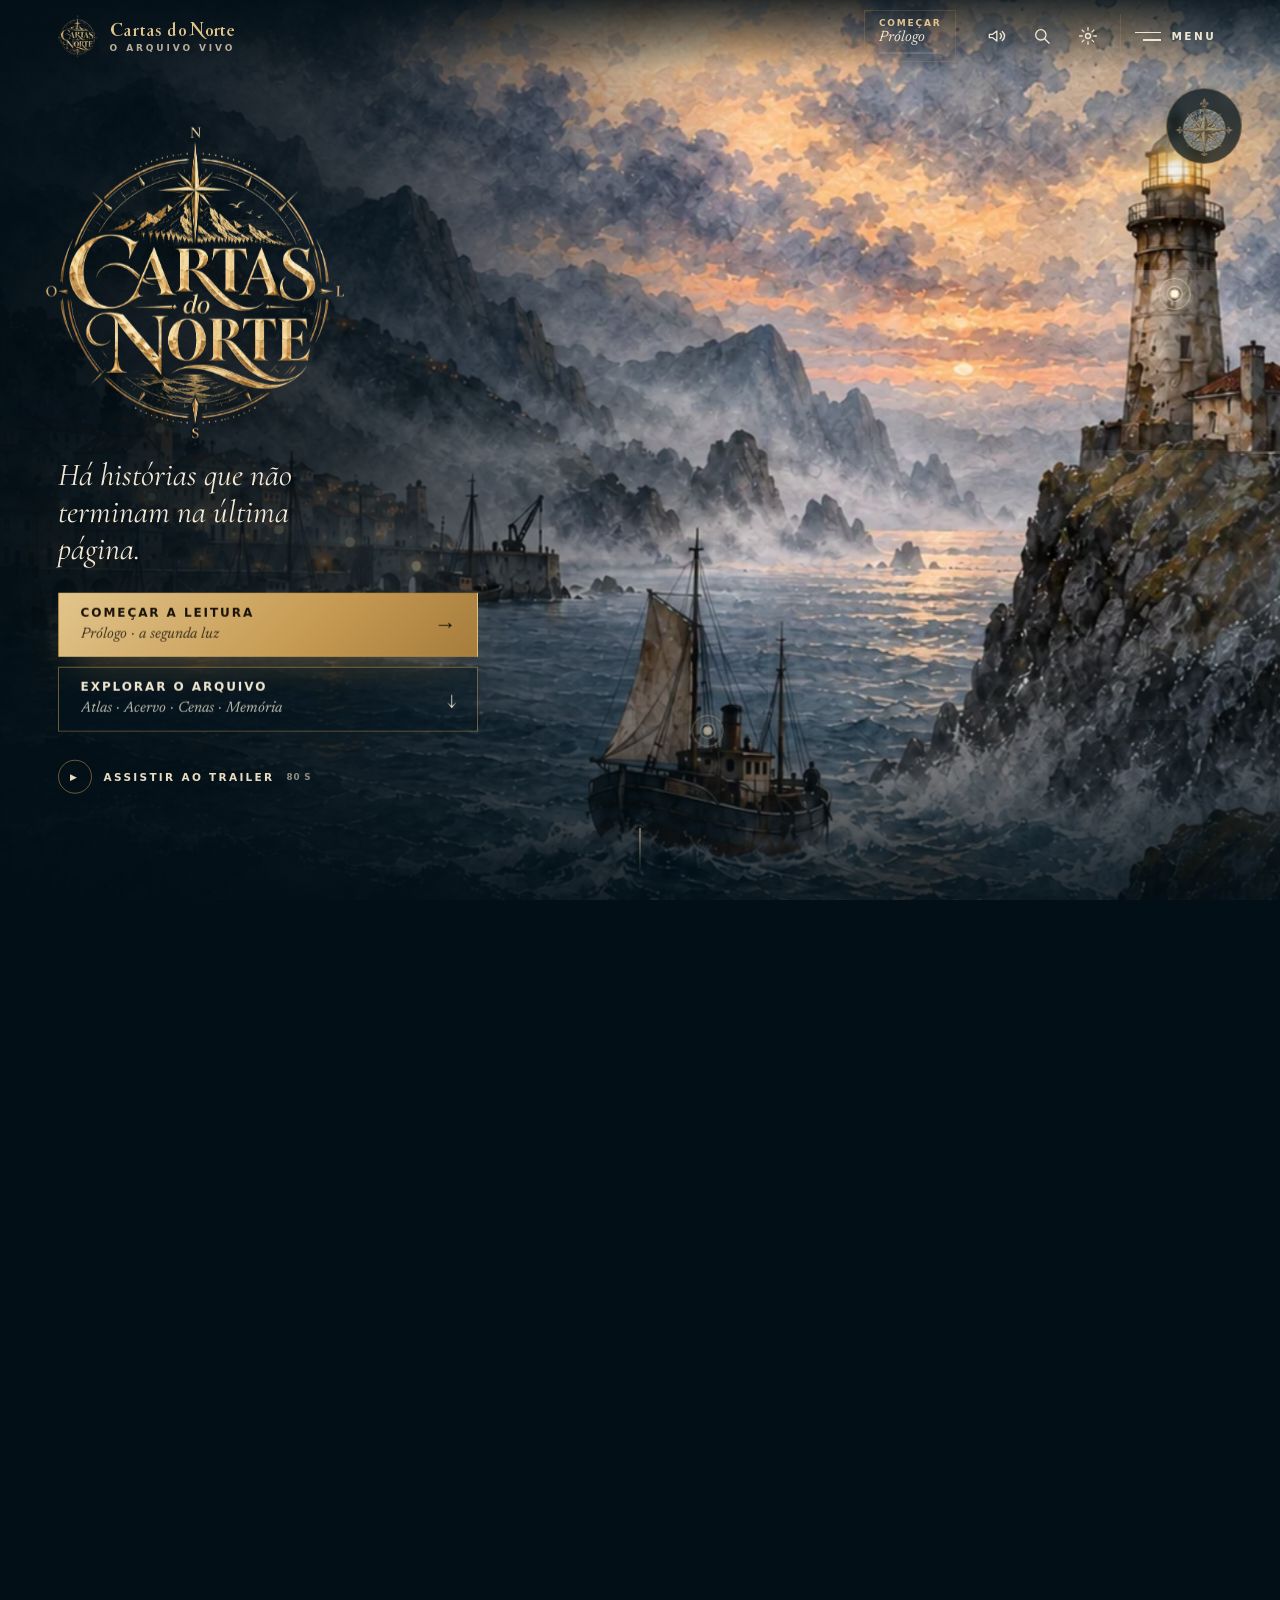
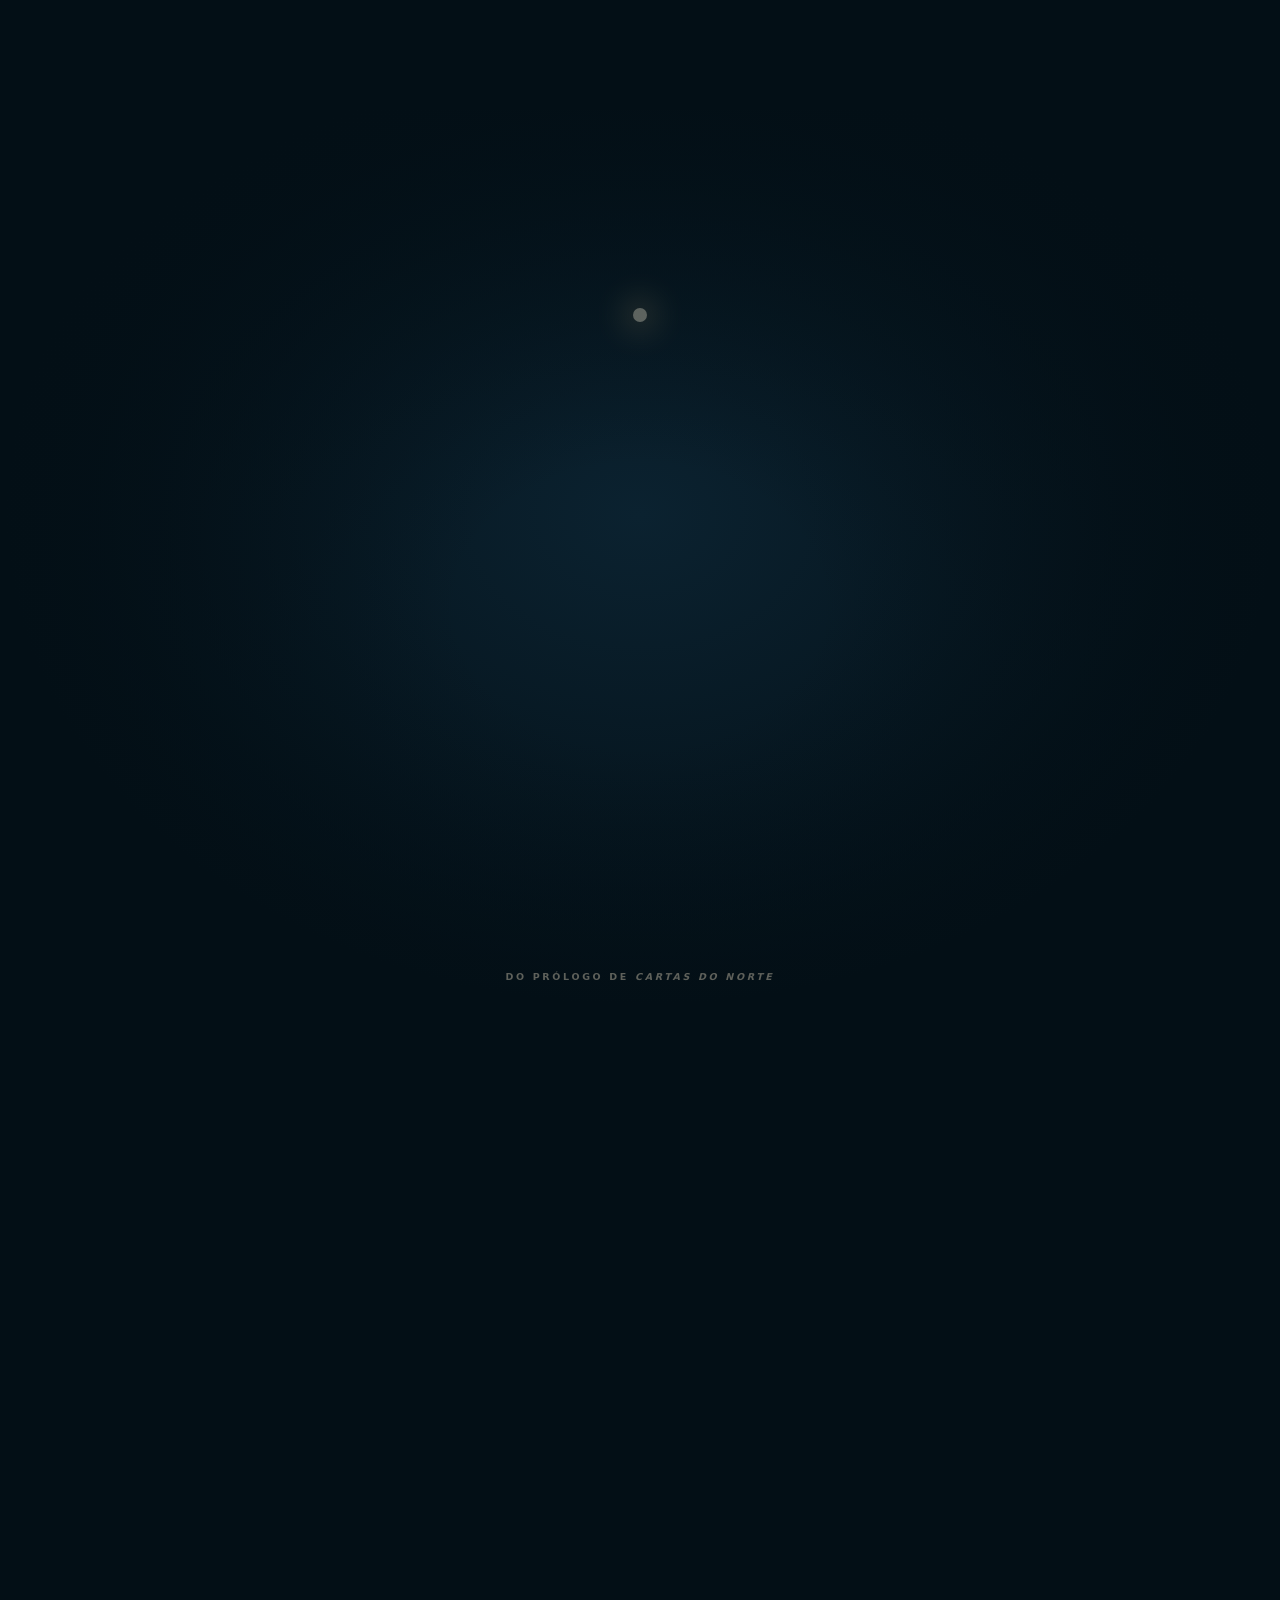
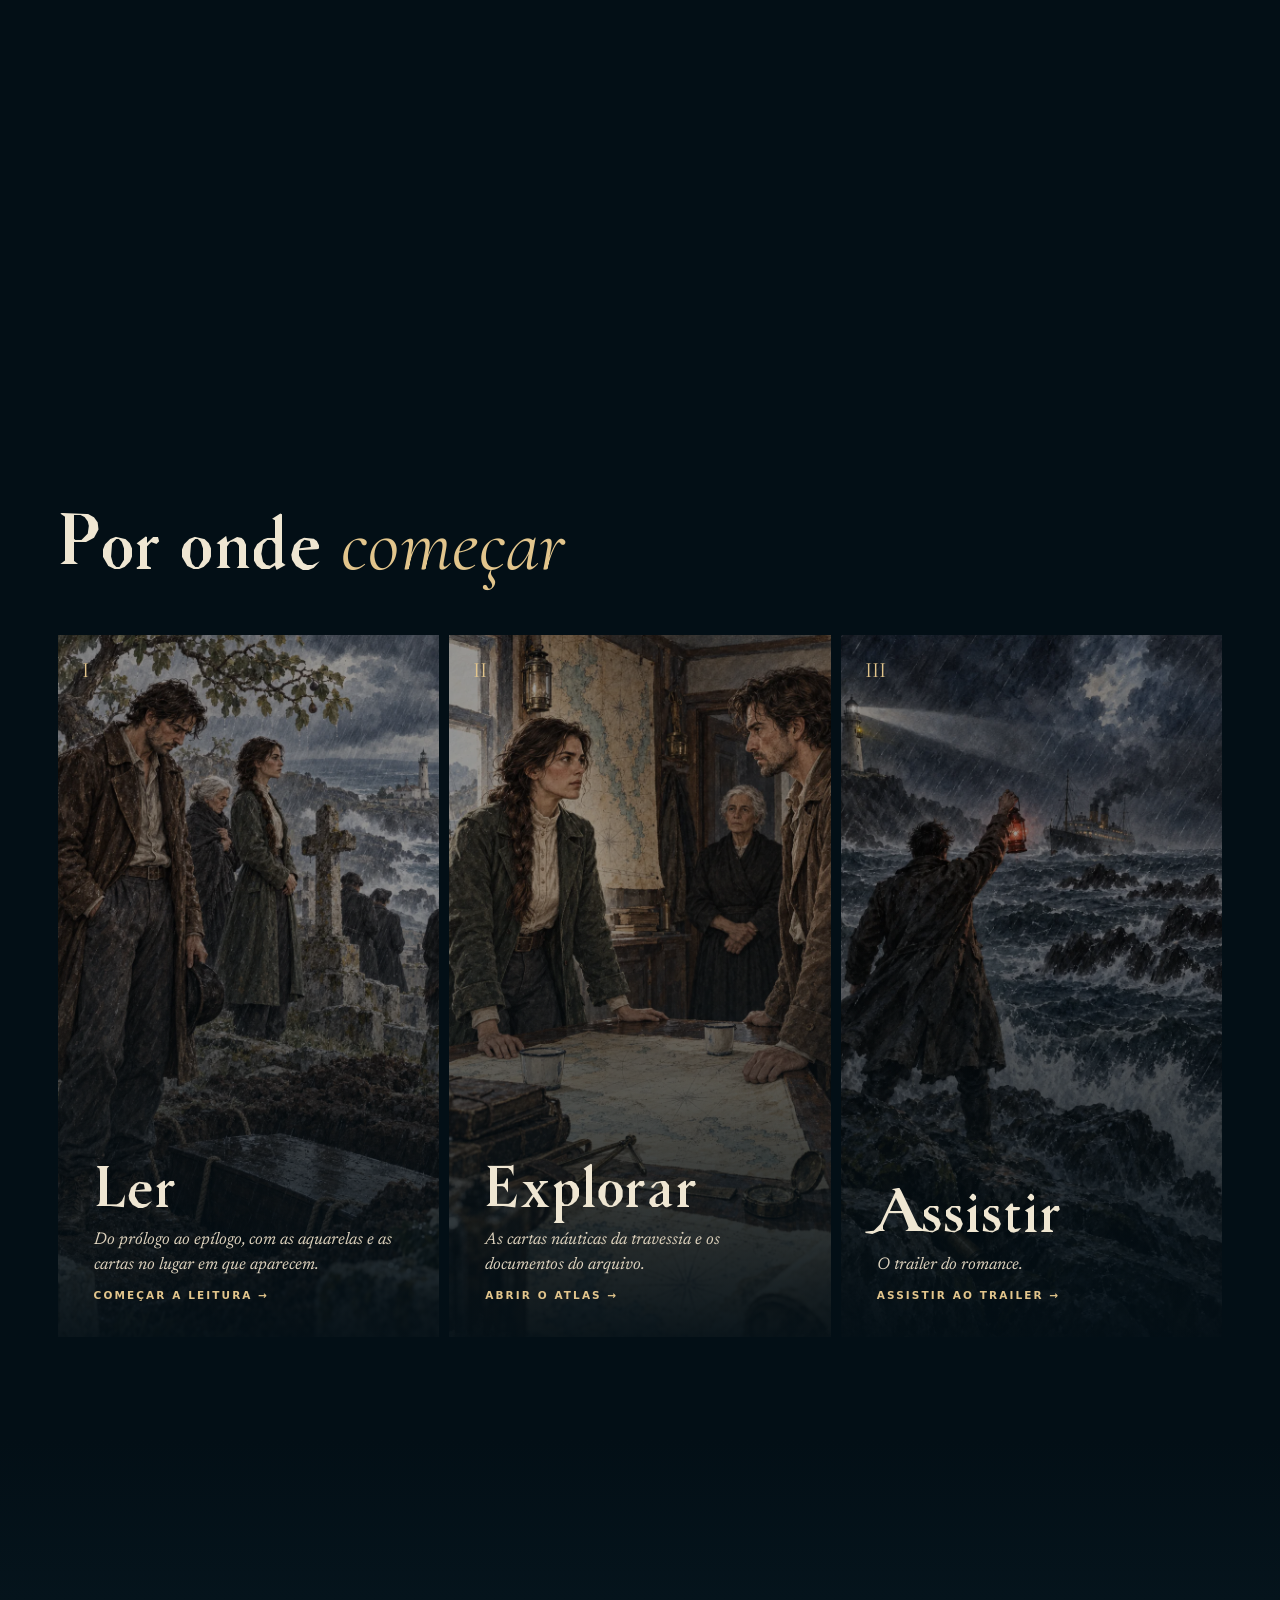
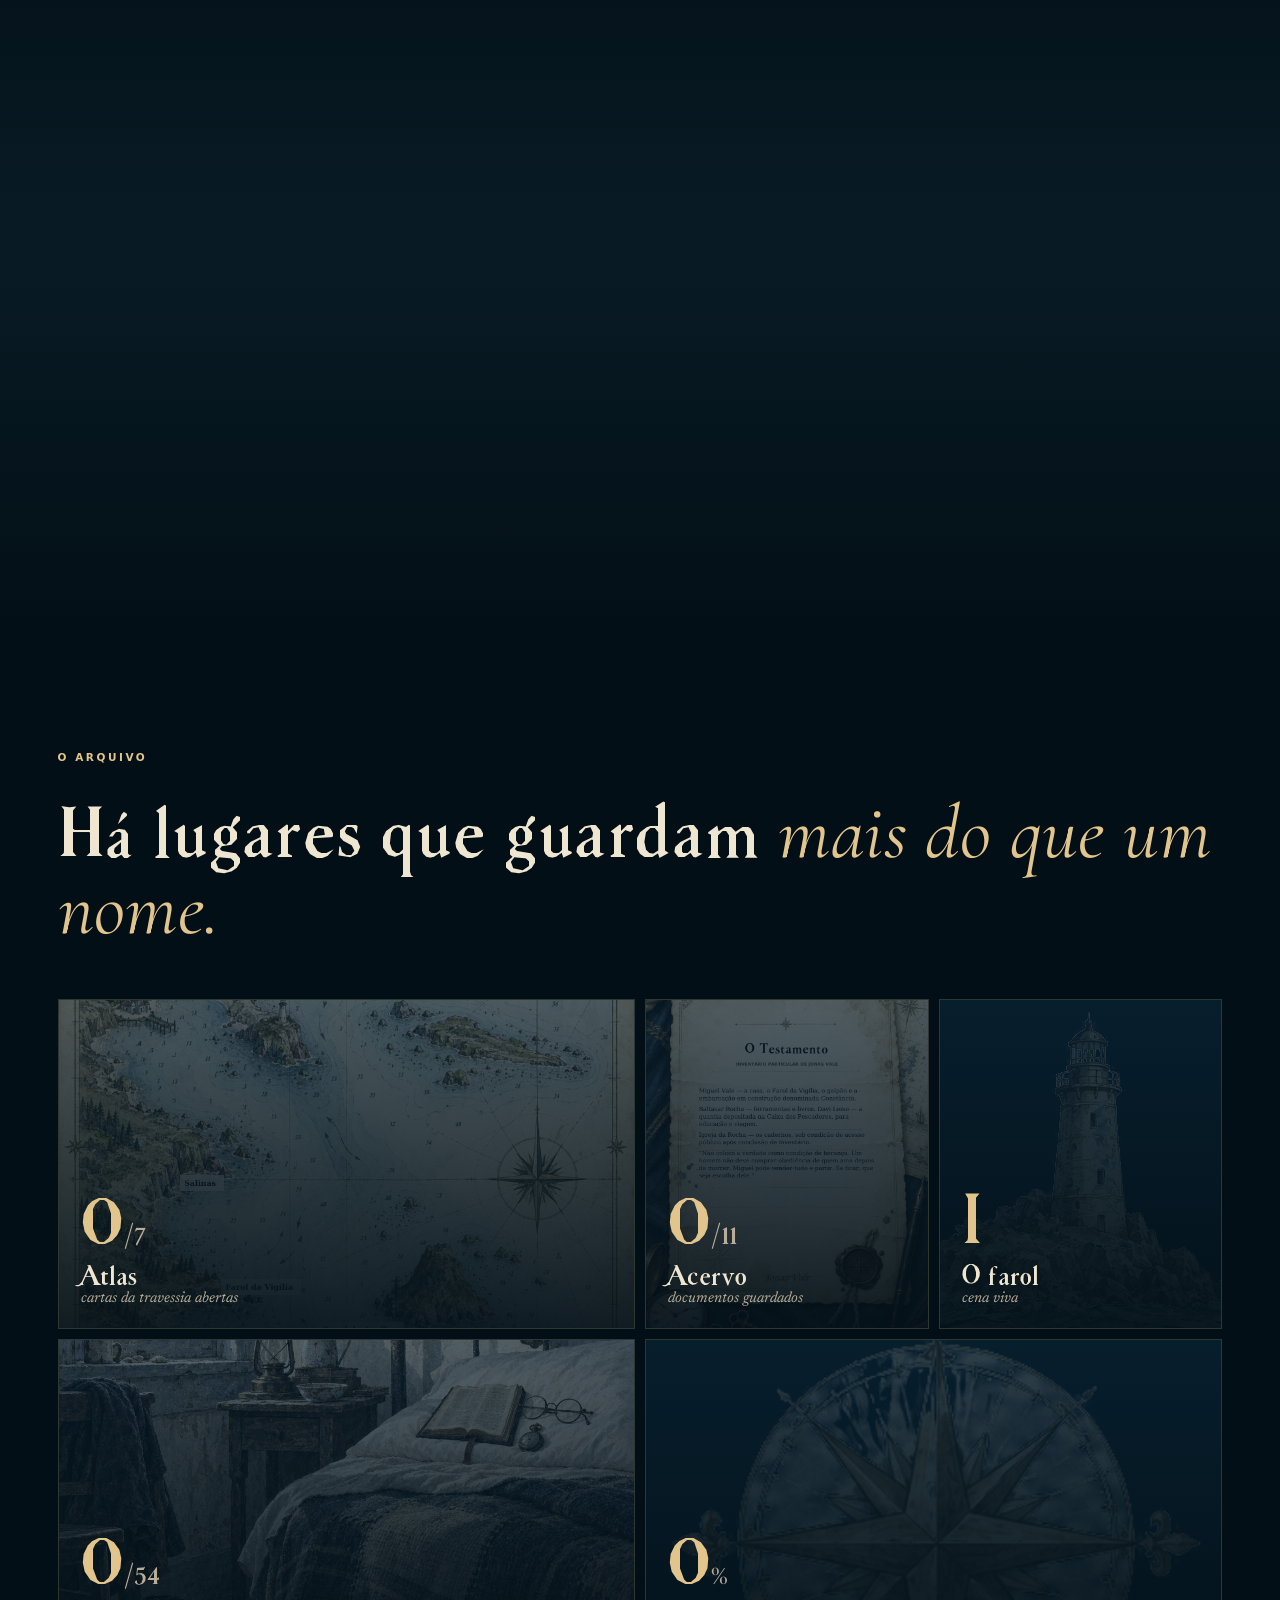
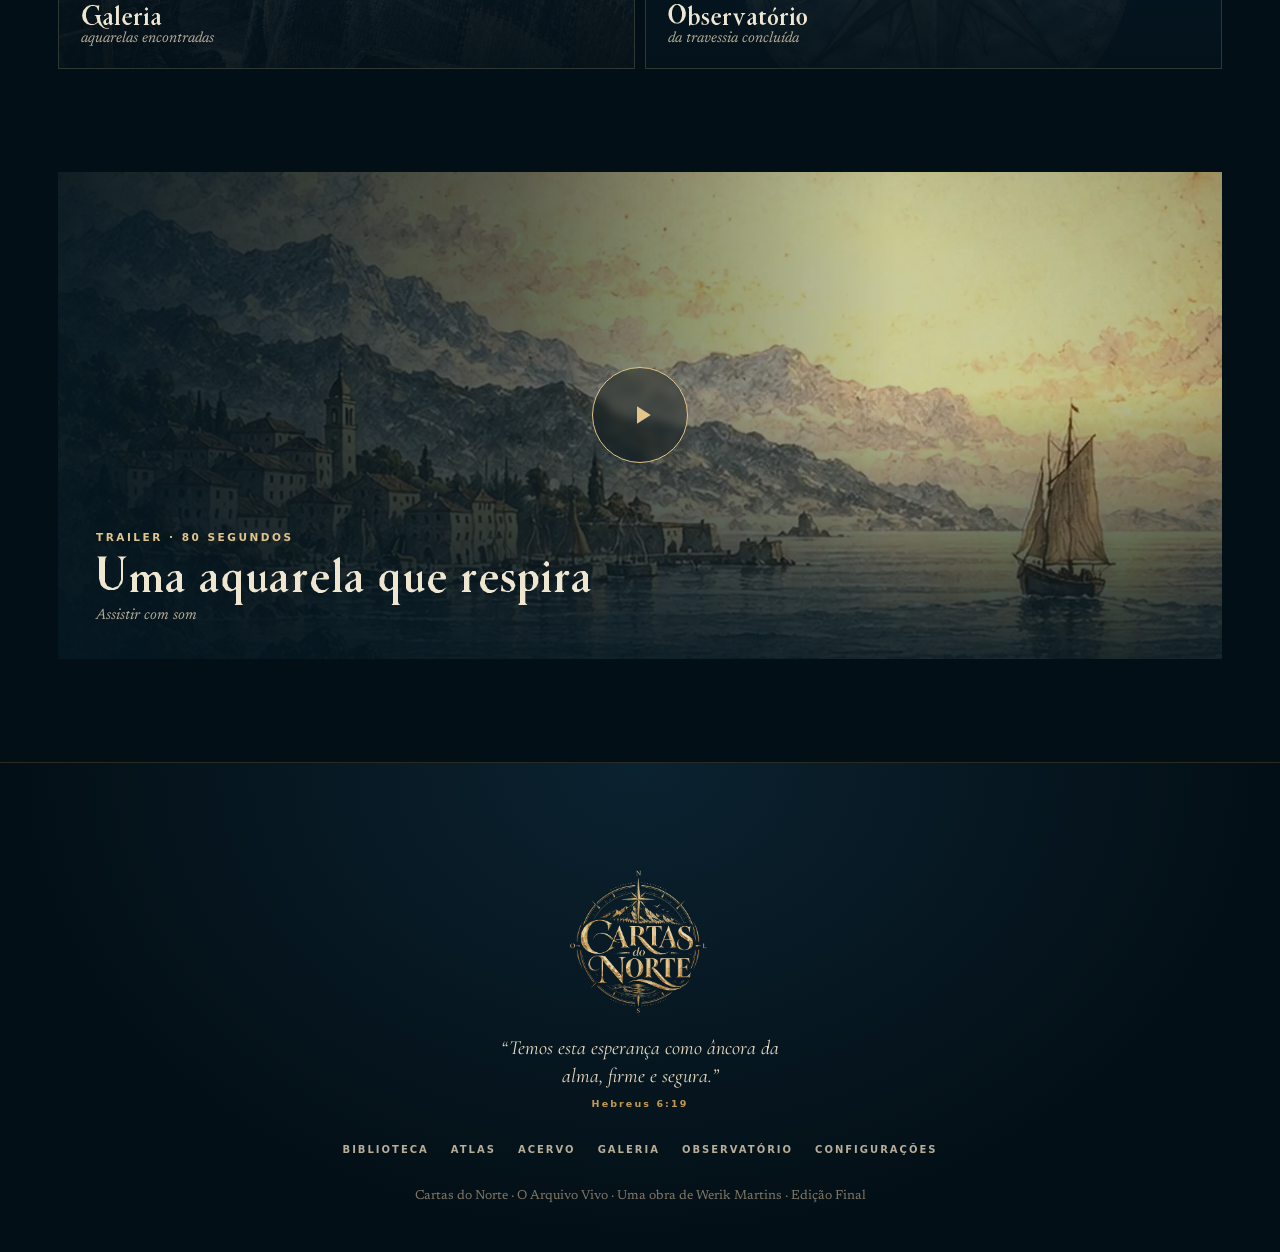
<file: index.html>
<!doctype html>
<html lang="pt-BR">
<head>
 <meta charset="utf-8"/>
 <meta name="viewport" content="width=device-width, initial-scale=1, viewport-fit=cover"/>
 <meta name="theme-color" content="#041620"/>
 <meta name="description" content="Cartas do Norte — O Arquivo Vivo. O romance de Werik Martins para ler, um mundo para explorar e um arquivo para descobrir."/>
 <link rel="manifest" href="/manifest.webmanifest"/>
 <link rel="icon" type="image/png" href="/assets/branding/icon-192.png"/>
 <link rel="preload" as="image" href="/assets/branding/cover.webp"/>
 <link rel="preload" as="font" type="font/woff2" href="/assets/fonts/cartas-display.woff2" crossorigin/>
 <link rel="preload" as="font" type="font/woff2" href="/assets/fonts/newsreader.woff2" crossorigin/>
 <link rel="stylesheet" href="/src/ui.css"/>
 <title>Cartas do Norte · O Arquivo Vivo</title>
</head>
<body data-theme="marfim">
 <a href="#main" class="skip-link">Ir para o conteúdo</a>
 <header class="topbar" id="topbar">
  <a class="tb-brand" href="#/atrio" aria-label="Cartas do Norte, ir ao Átrio"><img src="/assets/branding/emblem-gold.webp" alt="" width="44" height="48"/><span><b>Cartas do Norte</b><small>O Arquivo Vivo</small></span></a>
  <a class="tb-continue" id="tb-continue" href="#/ler/prologue"><small id="tb-continue-label">Começar</small><span id="tb-continue-title">Prólogo</span><i class="tb-meter"><b id="tb-meter"></b></i></a>
  <div class="tb-actions">
   <button id="ambience-toggle" class="icon-button sound-toggle" type="button" aria-label="Abrir paisagens sonoras" title="Paisagens sonoras" aria-expanded="false"><svg viewBox="0 0 24 24" aria-hidden="true"><path d="M4 10v4h4l5 4V6l-5 4H4zM17 9c2 2 2 4 0 6"/><path d="M19.5 6.5c4 4 4 7 0 11"/></svg></button>
   <button id="search-global" class="icon-button" type="button" aria-label="Buscar no arquivo" title="Buscar"><svg viewBox="0 0 24 24" aria-hidden="true"><circle cx="10.6" cy="10.6" r="6.2"/><path d="m15.5 15.5 5.1 5.1"/></svg></button>
   <button id="settings-global" class="icon-button" type="button" aria-label="Configurações" title="Configurações"><svg viewBox="0 0 24 24" aria-hidden="true"><circle cx="12" cy="12" r="3"/><path d="M12 2v3M12 19v3M4.93 4.93l2.12 2.12m9.9 9.9 2.12 2.12M2 12h3m14 0h3M4.93 19.07l2.12-2.12m9.9-9.9 2.12-2.12"/></svg></button>
   <button class="tb-menu" id="menu-toggle" data-menu-toggle type="button" aria-expanded="false" aria-controls="menu"><span class="tb-menu-icon" aria-hidden="true"><i></i><i></i></span><span class="tb-menu-label">Menu</span></button>
  </div>
 </header>
 <nav class="menu" id="menu" aria-label="Menu principal" hidden>
  <div class="menu-preview" aria-hidden="true"><img id="menu-preview" src="/assets/branding/cover.webp" alt=""/></div>
  <div class="menu-body">
      <ol class="menu-list">
    <li><a href="#/atrio" data-tab="atrio" data-preview="/assets/branding/cover.webp"><small>00</small><span>Átrio</span><em>A entrada do arquivo</em></a></li>
    <li><a href="#/biblioteca" data-tab="biblioteca" data-preview="/assets/branding/part1.webp"><small>I</small><span>Biblioteca</span><em>O romance integral</em></a></li>
    <li><a href="#/atlas" data-tab="atlas" data-preview="/assets/experience/archive-frontispiece.webp"><small>II</small><span>Atlas</span><em>As cartas da travessia</em></a></li>
    <li><a href="#/acervo" data-tab="acervo" data-preview="/assets/experience/letter-paper.webp"><small>III</small><span>Acervo</span><em>Documentos e vestígios</em></a></li>
    <li><a href="#/cena/farol" data-tab="cena" data-preview="/assets/branding/lighthouse.webp"><small>IV</small><span>O farol</span><em>Cena viva</em></a></li>
    <li><a href="#/galeria" data-tab="galeria" data-preview="/assets/branding/part2.webp"><small>V</small><span>Galeria</span><em>Aquarelas e pranchas</em></a></li>
    <li><a href="#/observatorio" data-tab="observatorio" data-preview="/assets/branding/part4.webp"><small>VI</small><span>Observatório</span><em>A memória da sua leitura</em></a></li>
   </ol>
   <div class="menu-foot"><button type="button" class="menu-film" data-action="open-film" data-preview="/assets/video/trailer-poster.webp"><span aria-hidden="true">▶</span> Assistir ao trailer</button><span>Uma obra de Werik Martins</span></div>
  </div>
 </nav>
 <main id="main" tabindex="-1"><div class="loading-splash"><img src="/assets/branding/emblem-gold.webp" alt="" width="120" height="130"/><p>Abrindo o arquivo…</p></div></main>
 <nav class="dock" aria-label="Navegação rápida">
  <a href="#/atrio" data-tab="atrio"><svg viewBox="0 0 24 24" aria-hidden="true"><path d="M3 11 12 4l9 7M6 9.5V20h12V9.5"/></svg>Átrio</a>
  <a href="#/ler/prologue" id="dock-read" data-tab="biblioteca"><svg viewBox="0 0 24 24" aria-hidden="true"><path d="M4 5c3-1 6-1 8 1 2-2 5-2 8-1v14c-3-1-6-1-8 1-2-2-5-2-8-1zM12 6v14"/></svg>Ler</a>
  <a href="#/atlas" data-tab="atlas"><svg viewBox="0 0 24 24" aria-hidden="true"><circle cx="12" cy="12" r="9"/><path d="m15.5 8.5-2 5-5 2 2-5z"/></svg>Atlas</a>
  <a href="#/observatorio" data-tab="observatorio"><svg viewBox="0 0 24 24" aria-hidden="true"><path d="M12 3v3M12 18v3M3 12h3M18 12h3M6 6l2 2M16 16l2 2M18 6l-2 2M8 16l-2 2"/><circle cx="12" cy="12" r="3"/></svg>Memória</a>
  <button type="button" class="dock-menu" data-menu-toggle aria-controls="menu" aria-expanded="false"><svg viewBox="0 0 24 24" aria-hidden="true"><path d="M4 8h16M4 16h16"/></svg>Menu</button>
 </nav>
 <aside id="ambient-panel" class="ambient-panel" aria-label="Paisagens sonoras" hidden>
  <div class="ambience-top"><div><h2>Som</h2></div><button class="icon-button ambient-close" type="button" id="ambient-close" aria-label="Fechar áudio">×</button></div>
  <div class="soundscape-list" role="group" aria-label="Escolha a atmosfera">
   <button type="button" data-sound="mar"><span class="ambient-symbol" aria-hidden="true"><svg viewBox="0 0 24 24" width="20" height="20" fill="none" stroke="currentColor" stroke-width="1.5" stroke-linecap="round" stroke-linejoin="round"><path d="M3 9c3-2 6 2 9 0s6-2 9 0M3 14c3-2 6 2 9 0s6-2 9 0M3 19c3-2 6 2 9 0s6-2 9 0"/></svg></span><span><strong>Mar</strong></span><span class="sound-indicator" aria-hidden="true">○</span></button>
   <button type="button" data-sound="chuva"><span class="ambient-symbol" aria-hidden="true"><svg viewBox="0 0 24 24" width="20" height="20" fill="none" stroke="currentColor" stroke-width="1.5" stroke-linecap="round" stroke-linejoin="round"><path d="M7 4l-1.5 4M12 3l-1.5 4M17 4l-1.5 4M8 11l-1.5 4M13 10l-1.5 4M18 11l-1.5 4M9 17l-1.5 4M14 16l-1.5 4"/></svg></span><span><strong>Chuva</strong></span><span class="sound-indicator" aria-hidden="true">○</span></button>
   <button type="button" data-sound="vento"><span class="ambient-symbol" aria-hidden="true"><svg viewBox="0 0 24 24" width="20" height="20" fill="none" stroke="currentColor" stroke-width="1.5" stroke-linecap="round" stroke-linejoin="round"><path d="M3 9h11a3 3 0 1 0-3-3M3 14h15a3 3 0 1 1-3 3M3 19h7"/></svg></span><span><strong>Vento</strong></span><span class="sound-indicator" aria-hidden="true">○</span></button>
   <button type="button" data-sound="graca"><span class="ambient-symbol" aria-hidden="true"><svg viewBox="0 0 24 24" width="20" height="20" fill="none" stroke="currentColor" stroke-width="1.5" stroke-linecap="round" stroke-linejoin="round"><path d="M9 18V5l11-2v13"/><circle cx="6.5" cy="18" r="2.5"/><circle cx="17.5" cy="16" r="2.5"/></svg></span><span><strong>Amazing Grace</strong><small>lofi instrumental</small></span><span class="sound-indicator" aria-hidden="true">○</span></button>
  </div>
  <div class="ambient-controls"><button type="button" id="ambient-play" class="button button-primary">▶ Reproduzir</button><label for="ambient-volume">Volume <output id="ambient-volume-label">35%</output></label><input type="range" id="ambient-volume" min="0" max="100" step="5" value="35"/></div>
 </aside>
 <div class="toast" id="toast" role="status" aria-live="polite"></div>
 <div id="modal-root"></div>
 <script type="module" src="/src/main.js"></script>
 <script type="module" src="/src/ambience.js"></script>
 <script type="module" src="/src/motion.js"></script>
</body>
</html>
</file>
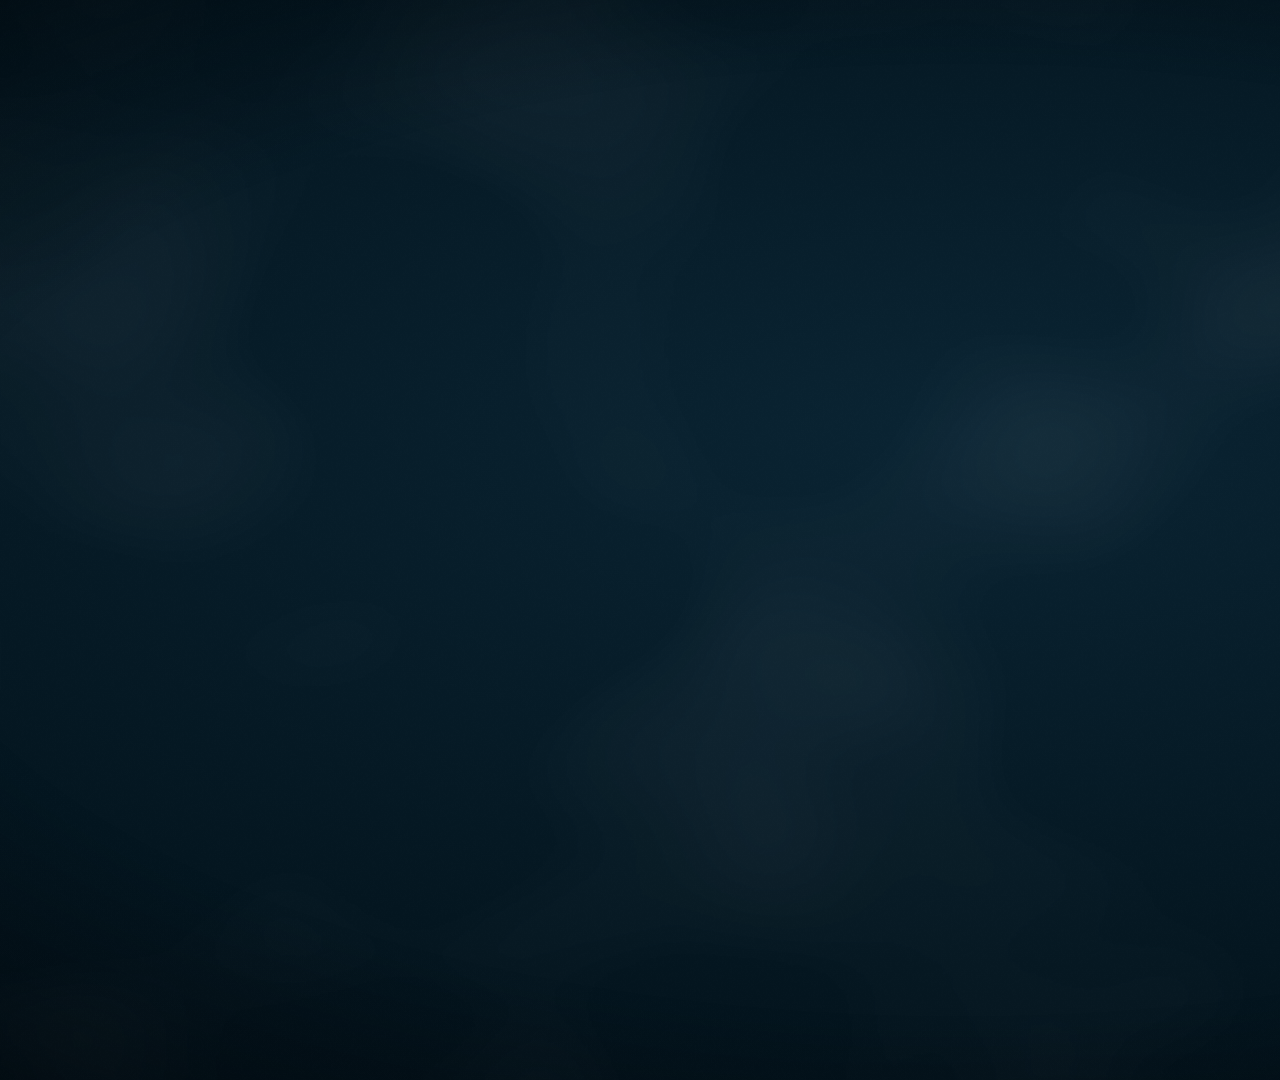
<file: tools/promo/promo.html>
<!doctype html>
<html lang="pt-BR">
<head>
<meta charset="utf-8"/>
<title>Cartas do Norte · vídeo promocional</title>
<!--
Composição do vídeo promocional (30 s) em motion graphics.
Cada quadro é desenhado por render(t): nada depende do relógio do navegador, então a renderização é determinística.
Abrir com ?w=1920&h=1080 (16:9) ou ?w=1080&h=1920 (9:16); tools/promo/render_promo.js grava os quadros.
-->
<style>
@font-face{font-family:'Brand';src:url('/assets/fonts/cartas-display.woff2') format('woff2');unicode-range:U+0030-0039,U+0041-005A,U+0061-007A,U+00C0-00FF}
@font-face{font-family:'Corm';src:url('/assets/fonts/cormorant-400.woff2') format('woff2');font-weight:400}
@font-face{font-family:'Corm';src:url('/assets/fonts/cormorant-400-italic.woff2') format('woff2');font-weight:400;font-style:italic}
@font-face{font-family:'Corm';src:url('/assets/fonts/cormorant-500.woff2') format('woff2');font-weight:500}
@font-face{font-family:'News';src:url('/assets/fonts/newsreader.woff2') format('woff2');font-weight:200 800}
@font-face{font-family:'Pinyon';src:url('/assets/fonts/pinyon-script.woff2') format('woff2')}
:root{--gold:#c69a52;--gold-hi:#e2c58c;--ivory:#f3e9d4;--navy:#041620;--deep:#020c12}
*{box-sizing:border-box;margin:0;padding:0}
html,body{background:var(--deep);overflow:hidden}
#stage{position:relative;overflow:hidden;background:radial-gradient(120% 90% at 50% 40%,#0a2433 0%,#041620 55%,#020a10 100%);color:var(--ivory)}
.scene{position:absolute;inset:0;overflow:hidden;will-change:clip-path}
.abs{position:absolute;left:0;top:0;transform-origin:50% 50%}
.kicker{font:600 calc(18*var(--u)) 'News',sans-serif;letter-spacing:.34em;text-transform:uppercase;color:var(--gold-hi);white-space:nowrap}
.line{font:italic 400 calc(72*var(--u))/1.1 'Corm',serif;color:var(--ivory);white-space:nowrap}
.title{font:400 calc(108*var(--u))/1 'Brand','Corm',serif;color:var(--ivory);white-space:nowrap}
.sub{font:italic 400 calc(42*var(--u))/1.25 'Corm',serif;color:#d8ccb4;white-space:nowrap}
.mask{overflow:hidden;padding:.08em 0}
.mask>span{display:inline-block}
#grain{position:absolute;inset:-50%;background:url('/assets/branding/grain.png');opacity:.07;mix-blend-mode:overlay;pointer-events:none;z-index:50}
#mist{position:absolute;inset:0;background:url('/assets/experience/mist.webp') repeat-x 0 0/calc(1400*var(--u)) 100%;opacity:.08;mix-blend-mode:screen;pointer-events:none;z-index:2}
#vignette{position:absolute;inset:0;background:radial-gradient(100% 80% at 50% 50%,transparent 55%,#00060acc 100%);pointer-events:none;z-index:49}
#wipe{position:absolute;top:0;bottom:0;width:calc(2*var(--u));background:linear-gradient(transparent,var(--gold-hi) 18%,var(--gold-hi) 82%,transparent);box-shadow:0 0 calc(18*var(--u)) #e2c58c88;z-index:48;opacity:0}
/* 1 · o emblema se monta */
#logo{position:absolute}
#logo .ly{position:absolute;inset:0;width:100%;height:100%;display:block;will-change:transform,opacity}
#sheen{position:absolute;inset:0;background:linear-gradient(105deg,transparent 42%,#fff3d2cc 50%,transparent 58%) no-repeat;background-size:300% 100%;
 -webkit-mask:url('/assets/branding/emblem-gold.webp') center/100% 100%;mask:url('/assets/branding/emblem-gold.webp') center/100% 100%;mix-blend-mode:screen;opacity:0}
#logoglow{border-radius:50%;background:radial-gradient(circle,#e2c58c40 0%,#c69a521c 38%,transparent 70%)}
/* 2 · carta */
#env{width:calc(640*var(--u));height:calc(418*var(--u));perspective:calc(1600*var(--u))}
#env .body{position:absolute;inset:0;background:url('/assets/experience/env-back.webp') center/100% 100%;box-shadow:0 calc(40*var(--u)) calc(70*var(--u)) calc(-30*var(--u)) #000c;border-radius:calc(3*var(--u))}
#env .pocket{position:absolute;inset:0;background:url('/assets/experience/env-front.webp') center/100% 100% no-repeat;z-index:3}
#env .flap{position:absolute;left:0;right:0;top:0;height:58.3%;transform-origin:50% 0;z-index:4;transform-style:preserve-3d}
#env .flap i{position:absolute;inset:0;background:url('/assets/experience/env-flap.webp') top/100% 100% no-repeat;filter:drop-shadow(0 calc(5*var(--u)) calc(4*var(--u)) #0000003a);backface-visibility:hidden}
#env .flap b{position:absolute;inset:0;background:url('/assets/experience/env-flap-in.webp') top/100% 100% no-repeat;transform:rotateX(180deg);backface-visibility:hidden}
#env .paper{position:absolute;left:5%;right:5%;top:5%;height:92%;background:url('/assets/experience/env-letter.webp') center/100% 100%;opacity:0;z-index:2;padding:calc(40*var(--u)) calc(44*var(--u));box-shadow:0 2px 10px #0003}
#env .paper p{font:400 calc(54*var(--u)) 'Pinyon',cursive;color:#3a2a17}
#env .paper hr{border:0;border-top:1px solid #8a6a4355;margin:calc(26*var(--u)) 0}
.seal{position:absolute;width:calc(200*var(--u));height:calc(200*var(--u));z-index:6;filter:drop-shadow(0 calc(4*var(--u)) calc(4*var(--u)) #0006)}
.seal img{width:100%;height:100%;display:block}
#ring{position:absolute;width:calc(150*var(--u));height:calc(150*var(--u));border:calc(2*var(--u)) solid var(--gold-hi);border-radius:50%;z-index:5;opacity:0}
#count{font:400 calc(290*var(--u))/.9 'Brand','Corm',serif;color:var(--gold-hi)}
/* 3 · mapa */
#mapframe{overflow:hidden;background:#e9dcc1;box-shadow:0 calc(40*var(--u)) calc(80*var(--u)) calc(-30*var(--u)) #000d,0 0 0 1px #c69a5244}
#maplayer{position:absolute;left:0;top:0;width:864px;height:1296px;transform-origin:0 0}
#maplayer img{position:absolute;inset:0;width:864px;height:1296px}
#maplayer svg{position:absolute;inset:0}
#route{fill:none;stroke:#8a2f1c;stroke-width:3.2;stroke-linecap:round;stroke-dasharray:1 0}
.pin{fill:#8a2f1c;stroke:#f3e9d4;stroke-width:2}
.pinring{fill:none;stroke:#8a2f1c;stroke-width:2}
.place{font:500 calc(34*var(--u)) 'Corm',serif;color:var(--ivory);white-space:nowrap}
.place i{font-style:normal;color:var(--gold);margin-right:.5em}
/* 4 · mosaico */
.tile{position:absolute;overflow:hidden;background:#1a2a33;box-shadow:0 calc(20*var(--u)) calc(40*var(--u)) calc(-20*var(--u)) #000c}
.tile img{width:100%;height:100%;object-fit:cover;display:block}
#band{position:absolute;left:0;right:0;background:linear-gradient(90deg,#020c12f2,#041620e6 50%,#020c12f2);border-top:1px solid #c69a5255;border-bottom:1px solid #c69a5255;z-index:10}
.stat{position:absolute;text-align:center;z-index:11}
.stat strong{display:block;font:400 calc(150*var(--u))/.95 'Brand','Corm',serif;color:var(--gold-hi)}
.stat em{display:block;font:italic 400 calc(34*var(--u)) 'Corm',serif;color:var(--ivory);margin-top:calc(8*var(--u))}
/* 5 · aparelhos */
#laptop .screen{position:absolute;overflow:hidden;background:#000;border-radius:calc(6*var(--u))}
#laptop .lid{position:absolute;background:#0b0f12;border-radius:calc(22*var(--u)) calc(22*var(--u)) calc(6*var(--u)) calc(6*var(--u));box-shadow:0 0 0 calc(2*var(--u)) #2b333a inset,0 calc(50*var(--u)) calc(90*var(--u)) calc(-30*var(--u)) #000}
#laptop .base{position:absolute;background:linear-gradient(#3a4148,#1b2025);border-radius:0 0 calc(30*var(--u)) calc(30*var(--u));clip-path:polygon(0 0,100% 0,96% 100%,4% 100%)}
.shot{position:absolute;inset:0;background-size:cover;background-position:50% 0}
#phone{background:#0b0f12;border-radius:calc(56*var(--u));box-shadow:0 0 0 calc(3*var(--u)) #2b333a inset,0 calc(50*var(--u)) calc(90*var(--u)) calc(-30*var(--u)) #000}
#phone .screen{position:absolute;overflow:hidden;border-radius:calc(44*var(--u));background:#000}
#phone .notch{position:absolute;left:50%;top:calc(22*var(--u));width:calc(100*var(--u));height:calc(28*var(--u));margin-left:calc(-50*var(--u));background:#0b0f12;border-radius:calc(20*var(--u));z-index:3}
.chip{font:600 calc(19*var(--u)) 'News',sans-serif;letter-spacing:.2em;text-transform:uppercase;color:var(--gold-hi);border:1px solid #c69a5288;padding:calc(14*var(--u)) calc(22*var(--u));white-space:nowrap;background:#041620cc}
.chip b{color:var(--gold);margin-right:.7em;font-weight:600}
/* 6 · emblema */
#glow{position:absolute;border-radius:50%;background:radial-gradient(circle,#e2c58c55 0%,#c69a5222 35%,transparent 70%)}
#emblem{width:calc(420*var(--u))}
#cta{font:600 calc(19*var(--u)) 'News',sans-serif;letter-spacing:.32em;text-transform:uppercase;color:var(--navy);background:linear-gradient(90deg,#b8894a,#e2c58c 50%,#b8894a);padding:calc(20*var(--u)) calc(38*var(--u));white-space:nowrap}
.rule{height:1px;background:linear-gradient(90deg,transparent,var(--gold),transparent)}
</style>
</head>
<body>
<div id="stage">
 <div id="mist"></div>

 <section class="scene" id="s1">
  <div id="logoglow" class="abs"></div>
  <div id="logo" class="abs">
   <img class="ly" id="ly-aro" src="emblem/aro.webp" alt=""/>
   <img class="ly" id="ly-n" src="emblem/letras.webp" alt=""/><img class="ly" id="ly-l" src="emblem/letras.webp" alt=""/>
   <img class="ly" id="ly-s" src="emblem/letras.webp" alt=""/><img class="ly" id="ly-o" src="emblem/letras.webp" alt=""/>
   <img class="ly" id="ly-sul" src="emblem/estrela.webp" alt=""/>
   <img class="ly" id="ly-mont" src="emblem/montanhas.webp" alt=""/>
   <img class="ly" id="ly-pass" src="emblem/passaros.webp" alt=""/>
   <img class="ly" id="ly-mar" src="emblem/mar.webp" alt=""/>
   <img class="ly" id="ly-cartas" src="emblem/cartas.webp" alt=""/>
   <img class="ly" id="ly-do" src="emblem/do.webp" alt=""/>
   <img class="ly" id="ly-norte" src="emblem/norte.webp" alt=""/>
   <img class="ly" id="ly-estrela" src="emblem/estrela.webp" alt=""/>
   <div id="sheen"></div>
  </div>
  <div id="s1a" class="abs mask sub"><span>Uma jornada entre a névoa, o mar e a graça</span></div>
 </section>

 <section class="scene" id="s2">
  <div id="env" class="abs">
   <div class="body"></div>
   <div class="paper"><p>Miqueias,</p><hr/><hr/><hr/><hr/></div>
   <div class="pocket"></div>
   <div class="flap"><i></i><b></b></div>
  </div>
  <div id="ring" class="abs"></div>
  <div id="sealL" class="abs seal"><img src="/assets/experience/wax-seal-l.webp" alt=""/></div>
  <div id="sealR" class="abs seal"><img src="/assets/experience/wax-seal-r.webp" alt=""/></div>
  <div id="seal" class="abs seal"><img src="/assets/experience/wax-seal.webp" alt=""/></div>
  <div id="count" class="abs">12</div>
  <div id="s2a" class="abs mask sub"><span>cartas atravessam o romance.</span></div>
  <div id="s2k" class="abs kicker">Correspondência lacrada</div>
  <div id="s2b" class="abs mask sub"><span>Cada uma se abre quando a leitura chega até ela.</span></div>
 </section>

 <section class="scene" id="s3">
  <div id="mapframe" class="abs">
   <div id="maplayer">
    <img src="/assets/maps/map_stage_1.webp" alt=""/>
    <svg viewBox="0 0 864 1296" width="864" height="1296" aria-hidden="true">
     <path id="route" pathLength="1" d="M228 966 Q 236 868 302 797 Q 372 820 394 910 Q 414 870 449 862"/>
     <g id="pins"></g>
    </svg>
   </div>
  </div>
  <div id="s3k" class="abs kicker">O Atlas</div>
  <div id="s3t" class="abs mask title"><span>A travessia</span></div>
  <div id="s3s" class="abs mask sub"><span>sete cartas náuticas, reveladas com a leitura</span></div>
  <div id="places"></div>
 </section>

 <section class="scene" id="s4">
  <div id="tiles"></div>
  <div id="band"></div>
  <div id="st1" class="abs stat"><strong data-n="72">72</strong><em>capítulos</em></div>
  <div id="st2" class="abs stat"><strong data-n="54">54</strong><em>aquarelas</em></div>
  <div id="st3" class="abs stat"><strong data-n="12">12</strong><em>cartas</em></div>
 </section>

 <section class="scene" id="s5">
  <div id="s5k" class="abs kicker">O Arquivo Vivo</div>
  <div id="s5a" class="abs mask line"><span>O romance inteiro,</span></div>
  <div id="s5b" class="abs mask line"><span>do prólogo ao epílogo.</span></div>
  <div id="laptop" class="abs">
   <div class="lid"></div>
   <div class="screen"><div class="shot" id="ls1" style="background-image:url('shots/desk_atrio.jpg')"></div><div class="shot" id="ls2" style="background-image:url('shots/desk_reader.jpg')"></div><div class="shot" id="ls3" style="background-image:url('shots/desk_letter.jpg')"></div></div>
   <div class="base"></div>
  </div>
  <div id="phone" class="abs">
   <div class="screen"><div class="shot" id="ps1" style="background-image:url('shots/m_atrio.jpg')"></div><div class="shot" id="ps2" style="background-image:url('shots/m_sound.jpg')"></div></div>
   <div class="notch"></div>
  </div>
  <div id="c1" class="abs chip"><b>I</b>Cartas com lacre</div>
  <div id="c2" class="abs chip"><b>II</b>Atlas da travessia</div>
  <div id="c3" class="abs chip"><b>III</b>Som para a leitura</div>
 </section>

 <section class="scene" id="s6">
  <div id="glow" class="abs"></div>
  <img id="emblem" class="abs" src="/assets/branding/emblem-gold.webp" alt=""/>
  <div id="s6r" class="abs rule"></div>
  <div id="s6k" class="abs kicker">O Arquivo Vivo</div>
  <div id="s6a" class="abs mask sub"><span>Um romance de Werik Martins</span></div>
  <div id="cta" class="abs">Entre no Arquivo Vivo</div>
 </section>

 <div id="wipe"></div>
 <div id="vignette"></div>
 <div id="grain"></div>
</div>
<script>
const Q=new URLSearchParams(location.search),W=+Q.get('w')||1920,H=+Q.get('h')||1080,V=H>W;
const U=Math.min(W,H)/1080, SW=W/U, SH=H/U;            // unidades de desenho: o lado menor tem 1080
const stage=document.getElementById('stage');stage.style.width=W+'px';stage.style.height=H+'px';stage.style.setProperty('--u',U+'px');
const $=id=>document.getElementById(id);
const clamp=(x,a=0,b=1)=>Math.min(b,Math.max(a,x));
const seg=(t,a,b)=>clamp((t-a)/(b-a));
const eo=x=>1-Math.pow(1-x,3), eio=x=>x<.5?4*x*x*x:1-Math.pow(-2*x+2,3)/2, eo5=x=>1-Math.pow(1-x,5);
const lerp=(a,b,x)=>a+(b-a)*x;
// grade musical: 70 bpm, compasso de 3 tempos; a bateria da faixa entra aos 15 s
const BEAT=.858, BAR=3*BEAT, DROP=15+BAR, DUR=30+BAR;
const B=[0,DROP-4*BAR,DROP-2*BAR,DROP,DROP+2*BAR,DROP+4*BAR,DUR];   // limites das cenas
const XF=.36;                                                       // meia duração da cortina
function place(el,x,y,{s=1,r=0,o=1,ax=.5,ay=.5}={}){ // x,y em unidades; âncora (ax,ay) do elemento
  el.style.transform=`translate(${x*U}px,${y*U}px) translate(${-ax*100}%,${-ay*100}%) rotate(${r}deg) scale(${s})`;el.style.opacity=o}
function reveal(el,p,{rise=26}={}){ // máscara de baixo para cima + subida curta
  const s=el.firstElementChild;s.style.transform=`translateY(${(1-eo(p))*105}%)`;el.style.opacity=p>0?1:0;
  if(rise)el.style.marginTop=(1-eo(p))*rise*U+'px'}
function size(el,w,h){el.style.width=w*U+'px';el.style.height=h*U+'px'}

// ── emblema: camadas (tools/promo/split_emblem.py) ─────────────
const EW=831,EH=898;            // tamanho do emblema original; regiões abaixo em pixels dele
const pct=(x0,y0,x1,y1)=>`inset(${y0/EH*100}% ${100-x1/EW*100}% ${100-y1/EH*100}% ${x0/EW*100}%)`;
const LET={n:[388,30,425,68],l:[782,462,815,505],s:[388,848,425,885],o:[0,462,34,500]};
Object.entries(LET).forEach(([k,b])=>{$('ly-'+k).style.clipPath=pct(...b)});
$('ly-estrela').style.clipPath=pct(0,0,EW,400);
// ── mapa: pinos ─────────────────────────────────────────────────
const PTS=[['Porto da Vigília',228,966,0],['Farol da Vigília',302,797,.36],['Ponta do Corvo',394,910,.7],['Canal da Agulha',449,862,1]];
(function(){const NS='http://www.w3.org/2000/svg',g=$('pins'),pl=$('places');
 PTS.forEach(([n,x,y],i)=>{const r=document.createElementNS(NS,'circle');r.setAttribute('cx',x);r.setAttribute('cy',y);r.setAttribute('r',10);r.setAttribute('class','pinring');r.id='pr'+i;
  const c=document.createElementNS(NS,'circle');c.setAttribute('cx',x);c.setAttribute('cy',y);c.setAttribute('r',7);c.setAttribute('class','pin');c.id='pc'+i;g.append(r,c);
  const d=document.createElement('div');d.className='abs place';d.id='pl'+i;d.innerHTML=`<i>${['I','II','III','IV'][i]}</i>${n}`;pl.appendChild(d)})})();

// ── mosaico ─────────────────────────────────────────────────────
const ARTS=['prologue','ch1','ch2','ch3','ch4','ch5','ch6','ch7','ch8','ch9','ch10','ch11','ch12','ch13','ch14','ch15','ch16','ch17'];
const ROWS=V?3:2,COLS=V?7:10,TW=V?300:330,TH=TW*1.5,GAP=16;
(function(){const box=$('tiles');for(let r=0;r<ROWS;r++)for(let c=0;c<COLS;c++){const k=(r*5+c*7)%ARTS.length,d=document.createElement('div');d.className='abs tile';d.dataset.r=r;d.dataset.c=c;
 d.innerHTML=`<img src="/assets/art/${ARTS[k]}.webp" alt=""/>`;size(d,TW,TH);box.appendChild(d)}})();
const tiles=[...document.querySelectorAll('.tile')];

const scenes=[...document.querySelectorAll('.scene')];
function window_(i,t){return t>=B[i]-XF&&t<=B[i+1]+XF}

window.render=function(t){
 // cortina dourada entre cenas: a próxima entra da esquerda para a direita
 let wipeX=null;
 scenes.forEach((s,i)=>{
  const on=window_(i,t);s.style.display=on?'block':'none';if(!on)return;
  let left=0,right=0;
  if(i>0&&t<B[i]+XF){const p=eio(seg(t,B[i]-XF,B[i]+XF));right=(1-p)*100;wipeX=p}
  if(i<scenes.length-1&&t>B[i+1]-XF){left=eio(seg(t,B[i+1]-XF,B[i+1]+XF))*100}
  s.style.clipPath=`inset(0 ${right}% 0 ${left}%)`;s.style.zIndex=10+i});
 const wipe=$('wipe');if(wipeX!==null&&wipeX>0&&wipeX<1){wipe.style.opacity=1;wipe.style.transform=`translateX(${wipeX*W}px)`}else wipe.style.opacity=0;
 $('mist').style.backgroundPosition=`${-t*22*U}px 0`;
 $('grain').style.transform=`translate(${(Math.sin(t*91.7)*7)|0}%,${(Math.cos(t*77.3)*7)|0}%)`;

 // 1 ── o emblema se monta
 if(window_(0,t)){
  const lh=V?1000:800,lw=lh*EW/EH,cx=SW/2,cy=V?SH*.42:SH*.455,out=seg(t,B[1]-.5,B[1]+XF);
  const L=$('logo');size(L,lw,lh);place(L,cx,cy,{s:lerp(.965,1,eo(seg(t,0,B[1])))-out*.04});
  const gl=eo(seg(t,1.2,6.5));size($('logoglow'),lh*1.3,lh*1.3);place($('logoglow'),cx,cy,{s:lerp(.5,1,gl),o:gl});
  const at=(id,{o=1,tf=''}={})=>{const e=$('ly-'+id);e.style.opacity=o;e.style.transform=tf};
  const cxp=411/EW*100,cyp=476/EH*100;
  // aro: desenhado no sentido horário a partir do norte
  const ar=eio(seg(t,.15,2.1)),deg=ar*362;
  const aro=$('ly-aro');aro.style.webkitMaskImage=aro.style.maskImage=ar>=1?'none':`conic-gradient(from 0deg at ${cxp}% ${cyp}%,#000 0deg,#000 ${Math.max(0,deg-6)}deg,transparent ${deg}deg)`;
  // pontos cardeais: N, L, S, O em sequência, acompanhando o traço
  ['n','l','s','o'].forEach((k,i)=>{const p=eo5(seg(t,.45+i*.42,.85+i*.42));const b=LET[k],ox=(b[0]+b[2])/2/EW*100,oy=(b[1]+b[3])/2/EH*100;
   const e=$('ly-'+k);e.style.transformOrigin=`${ox}% ${oy}%`;at(k,{o:p,tf:`scale(${lerp(1.6,1,p)})`})});
  // estrela: abre girando a partir do centro; o raio sul sobe do aro
  const st=eo5(seg(t,1.6,2.9));const E=$('ly-estrela');E.style.transformOrigin=`${405/EW*100}% ${205/EH*100}%`;
  at('estrela',{o:seg(t,1.6,1.9),tf:`rotate(${lerp(-150,0,st)}deg) scale(${lerp(.1,1,st)})`});
  const su=eo(seg(t,2.2,2.9));$('ly-sul').style.clipPath=pct(380,lerp(848,700,su),430,850);at('sul',{o:su>0?1:0});
  // montanhas sobem; as árvores vêm junto; depois os pássaros
  const mo=eo5(seg(t,2.5,3.9));$('ly-mont').style.clipPath=`inset(${lerp(40.4,24,mo)}% 0 0 0)`;at('mont',{o:mo>0?1:0,tf:`translateY(${(1-mo)*3}%)`});
  const pa=eo(seg(t,3.5,4.4));at('pass',{o:pa,tf:`translate(${(1-pa)*-2.5}%,${(1-pa)*1.2}%)`});
  // o nome é escrito da esquerda para a direita
  const wr=(id,a,b,x0,x1)=>{const p=eio(seg(t,a,b)),X=lerp(x0,x1,p),e=$('ly-'+id);
   e.style.webkitMaskImage=e.style.maskImage=p>=1?'none':`linear-gradient(90deg,#000 ${X-3}%,transparent ${X+3}%)`;e.style.opacity=p>0?1:0};
  wr('cartas',3.7,5.1,5,96);
  const dp=eo(seg(t,4.85,5.45));const D=$('ly-do');D.style.transformOrigin=`${435/EW*100}% ${522/EH*100}%`;at('do',{o:dp,tf:`scale(${lerp(.85,1,dp)})`});
  wr('norte',5.0,6.3,9,92);
  const ma=eo(seg(t,5.7,6.6));$('ly-mar').style.clipPath=`inset(0 ${lerp(51,0,ma)}% 0 ${lerp(49,0,ma)}%)`;at('mar',{o:ma>0?1:0,tf:`translateY(${(1-ma)*1.5}%)`});
  // brilho que atravessa o emblema montado
  const sh=seg(t,6.25,7.15),S_=$('sheen');S_.style.opacity=sh>0&&sh<1?Math.sin(Math.PI*sh)*.85:0;S_.style.backgroundPosition=`${lerp(100,0,eio(sh))}% 0`;
  place($('s1a'),cx,V?SH*.73:SH*.93,{});reveal($('s1a'),seg(t,6.0,6.9));
  $('s1a').style.fontSize=(V?42:38)*U+'px';
 }

 // 2 ── a carta lacrada
 if(window_(1,t)){
  const t0=B[1],ex=V?SW/2:SW*.67,ey=V?SH*.365:SH*.575,ES=V?1.3:1.1;
  const ein=eo5(seg(t,t0-.2,t0+1.0));
  place($('env'),ex,ey+(1-ein)*260,{r:lerp(-7,0,ein),o:1,s:ES});
  // lacre: carimbo aos 1,3 s da cena; quebra e abertura no fim
  const sx=ex,sy=ey+(-418*.5+418*.575)*ES+(1-ein)*260, st=t0+1.3, sp=seg(t,st,st+.22), brk=seg(t,t0+3.45,t0+4.05);
  place($('seal'),sx,sy,{s:(t<st?1.8:lerp(1.8,1,eo(sp)))*ES,o:t<st?0:(brk>0?0:1)});
  const rp=seg(t,st+.15,st+.85);place($('ring'),sx,sy,{s:(1+rp*1.5)*ES,o:rp>0&&rp<1?(1-rp)*.9:0});
  place($('sealL'),sx-eo(brk)*60*ES,sy+eo(brk)*40*ES,{s:ES,r:-eo(brk)*30,o:brk>0?1-seg(t,t0+3.8,t0+4.3):0});
  place($('sealR'),sx+eo(brk)*60*ES,sy+eo(brk)*46*ES,{s:ES,r:eo(brk)*26,o:brk>0?1-seg(t,t0+3.8,t0+4.3):0});
  const fo=eio(seg(t,t0+3.7,t0+4.3));document.querySelector('#env .flap').style.transform=`rotateX(${fo*178}deg)`;
  document.querySelector('#env .flap').style.zIndex=fo>.5?1:4;
  const lp=eo(seg(t,t0+4.1,t0+4.9)),paper=document.querySelector('#env .paper');paper.style.transform=`translateY(${-lp*44}%)`;paper.style.opacity=fo>.35?1:0;
  // contador 1 → 12
  const cp=seg(t,t0+1.55,t0+2.6),n=Math.max(1,Math.round(lerp(1,12,eo(cp))));$('count').textContent=n;
  const tx=V?SW/2:SW*.08,ax=V?.5:0;
  place($('count'),tx,V?SH*.63:SH*.4,{ax,o:eo(seg(t,t0+1.45,t0+1.9))});
  place($('s2a'),tx,V?SH*.72:SH*.56,{ax});reveal($('s2a'),seg(t,t0+2.1,t0+2.9));
  place($('s2k'),tx,V?SH*.56:SH*.24,{ax,o:eo(seg(t,t0+.4,t0+1.1))});
  place($('s2b'),tx,V?SH*.765:SH*.64,{ax});reveal($('s2b'),seg(t,t0+2.8,t0+3.6));
  $('s2b').style.fontSize=(V?36:34)*U+'px';
 }

 // 3 ── o mapa e a rota
 if(window_(2,t)){
  const t0=B[2],fw=V?980:980,fh=V?1100:900,fx=V?SW/2:SW*.69,fy=V?SH*.335:SH/2;
  const mf=$('mapframe');size(mf,fw,fh);place(mf,fx,fy,{s:lerp(1.04,1,eo(seg(t,t0-.3,t0+1.2)))});
  // câmera: do mapa inteiro para a região da rota
  const z=eio(seg(t,t0+.2,t0+2.4));
  const full={x:0,y:300,w:864},reg={x:150,y:720,w:360};
  const cxm=lerp(full.x+full.w/2,reg.x+reg.w/2,z),cym=lerp(full.y+full.w*fh/fw/2,reg.y+reg.w*fh/fw/2,z),wm=lerp(full.w,reg.w,z),sc=fw*U/wm;
  $('maplayer').style.transform=`translate(${fw*U/2-cxm*sc}px,${fh*U/2-cym*sc}px) scale(${sc})`;
  const rp=eio(seg(t,t0+1.6,t0+4.0));$('route').style.strokeDasharray=`${rp} 1`;
  PTS.forEach(([n,x,y,at],i)=>{const tp=t0+1.6+at*2.4,p=seg(t,tp-.05,tp+.35);
   $('pc'+i).setAttribute('r',p>0?7*eo5(p)*(1+.25*Math.sin(Math.PI*p)):0);
   const rr=seg(t,tp,tp+1.0);$('pr'+i).setAttribute('r',8+rr*26);$('pr'+i).style.opacity=rr>0&&rr<1?(1-rr):0;
   const pl=$('pl'+i),lx=V?SW/2:SW*.08,ly=V?SH*.86+i*46:SH*.63+i*50;place(pl,lx+(1-eo(p))*(V?0:-20),ly,{ax:V?.5:0,o:eo(p)})});
  if(V)PTS.forEach((_,i)=>{$('pl'+i).style.fontSize=32*U+'px'});
  const tx=V?SW/2:SW*.08,ax=V?.5:0;
  place($('s3k'),tx,V?SH*.66:SH*.26,{ax,o:eo(seg(t,t0+.3,t0+1))});
  place($('s3t'),tx,V?SH*.715:SH*.37,{ax});reveal($('s3t'),seg(t,t0+.5,t0+1.4));
  place($('s3s'),tx,V?SH*.78:SH*.48,{ax});reveal($('s3s'),seg(t,t0+1.0,t0+1.9));
  $('s3s').style.fontSize=(V?36:38)*U+'px';
  if(V){$('s3t').style.fontSize=84*U+'px'}
 }

 // 4 ── mosaico de aquarelas e os números
 if(window_(3,t)){
  const t0=B[3],rowsH=ROWS*TH+(ROWS-1)*GAP,top=(SH-rowsH)/2;
  tiles.forEach(d=>{const r=+d.dataset.r,c=+d.dataset.c,dir=r%2?1:-1,pan=(t-t0)*38*dir,base=-((COLS*(TW+GAP))-SW)/2;
   const delay=(c+r*2)*.035,p=eo(seg(t,t0-.25+delay,t0+.45+delay));
   const x=base+c*(TW+GAP)+pan+(r%2?-(TW+GAP)/2:0),y=top+r*(TH+GAP);
   const zoom=1+eio(seg(t,B[4]-.7,B[4]+XF))*.12;
   d.style.transform=`translate(${(SW/2+(x+TW/2-SW/2)*zoom)*U}px,${(SH/2+(y+TH/2-SH/2)*zoom)*U}px) translate(-50%,-50%) scale(${lerp(.82,1,p)*zoom})`;
   d.style.opacity=p;d.style.filter=`brightness(${lerp(.95,.6,eo(seg(t,t0+.4,t0+1.2)))})`});
  const bh=V?560:330,bp=eo(seg(t,t0+.25,t0+.8));const band=$('band');band.style.top=(SH/2-bh/2)*U+'px';band.style.height=bh*U+'px';band.style.transform=`scaleY(${bp})`;band.style.opacity=bp;
  ['st1','st2','st3'].forEach((id,k)=>{const at=t0+.5+k*BEAT,p=seg(t,at,at+.7),el=$(id),strong=el.firstElementChild,N=+strong.dataset.n;
   strong.textContent=Math.round(lerp(0,N,eo(p)));
   const x=V?SW/2:SW/2+(k-1)*500,y=V?SH/2-180+k*180:SH/2;
   place(el,x,y,{o:eo(seg(t,at-.05,at+.35)),s:lerp(.9,1,eo(seg(t,at,at+.5)))});
   if(V){strong.style.fontSize=150*U+'px';strong.style.display='inline-block';el.lastElementChild.style.display='inline-block';el.lastElementChild.style.marginLeft=18*U+'px';el.lastElementChild.style.fontSize=50*U+'px'}});
 }

 // 5 ── o site no computador e no celular
 if(window_(4,t)){
  const t0=B[4],lw=V?860:1040,lh=lw*.625,lx=V?SW/2-25:SW*.61,ly=V?SH*.47:SH*.55;
  const lap=$('laptop');size(lap,lw,lh+40);
  const lin=eo5(seg(t,t0-.1,t0+1.1));place(lap,lx,ly+(1-lin)*120,{o:lin,s:lerp(.94,1,lin)});
  const lid=lap.querySelector('.lid'),scr=lap.querySelector('.screen'),base=lap.querySelector('.base'),bz=22;
  lid.style.cssText+=`;left:0;top:0;width:${lw*U}px;height:${lh*U}px`;scr.style.cssText+=`;left:${bz*U}px;top:${bz*U}px;width:${(lw-2*bz)*U}px;height:${(lh-2*bz)*U}px`;
  base.style.cssText+=`;left:${-lw*.06*U}px;top:${lh*U}px;width:${lw*1.12*U}px;height:${26*U}px`;
  const s2=eio(seg(t,t0+1.6,t0+2.2)),s3=eio(seg(t,t0+3.3,t0+3.9));
  $('ls1').style.opacity=1;$('ls2').style.opacity=s2;$('ls3').style.opacity=s3;
  $('ls1').style.transform=`scale(${1.06-seg(t,t0,t0+2)*.06})`;$('ls2').style.backgroundPosition=`50% ${seg(t,t0+1.6,t0+3.6)*12}%`;
  const pw=V?380:290,ph=pw*2.06,px=V?SW*.75:SW*.88,py=V?SH*.6:SH*.62;
  const ph_=$('phone');size(ph_,pw,ph);const pin=eo5(seg(t,t0+.6,t0+1.6));
  place(ph_,px+(1-pin)*300,py,{r:lerp(9,-3,pin),o:pin});
  const ps=ph_.querySelector('.screen'),pb=12;ps.style.cssText+=`;left:${pb*U}px;top:${pb*U}px;width:${(pw-2*pb)*U}px;height:${(ph-2*pb)*U}px`;
  $('ps2').style.opacity=eio(seg(t,t0+2.5,t0+3.1));
  const tx=V?SW/2:SW*.06,ax=V?.5:0;
  place($('s5k'),tx,V?SH*.085:SH*.11,{ax,o:eo(seg(t,t0+.1,t0+.7))});
  place($('s5a'),tx,V?SH*.13:SH*.17,{ax});reveal($('s5a'),seg(t,t0+.3,t0+1.1));
  place($('s5b'),tx,V?SH*.175:SH*.25,{ax});reveal($('s5b'),seg(t,t0+.7,t0+1.5));
  [$('s5a'),$('s5b')].forEach(e=>e.style.fontSize=(V?64:62)*U+'px');
  ['c1','c2','c3'].forEach((id,k)=>{const at=t0+1.2+k*BEAT,p=eo5(seg(t,at,at+.45));
   const x=V?SW/2:SW*.06,y=V?SH*.82+k*76:SH*.44+k*88;place($(id),x+(1-p)*(V?0:-30),y+(V?(1-p)*20:0),{ax:V?.5:0,o:p})});
 }

 // 6 ── emblema e chamada
 if(window_(5,t)){
  const t0=B[5],cx=SW/2,cy=V?SH*.4:SH*.4;
  const g=eo(seg(t,t0-.2,t0+2.4));size($('glow'),1100,1100);place($('glow'),cx,cy,{s:lerp(.4,1,g),o:g});
  const ep=eo5(seg(t,t0+.1,t0+1.5));const em=$('emblem');em.style.width=(V?640:460)*U+'px';
  place(em,cx,cy,{s:lerp(.9,1,ep)+seg(t,t0,30)*.03,o:1});em.style.clipPath=`circle(${ep*75}% at 50% 50%)`;
  const ry=V?SH*.62:SH*.79,rp=eio(seg(t,t0+1.2,t0+2.0));const rule=$('s6r');size(rule,V?600:620,1);place(rule,cx,ry,{s:1,o:1});rule.style.transform+=` scaleX(${rp})`;
  place($('s6k'),cx,ry+(V?46:-40),{o:eo(seg(t,t0+1.5,t0+2.2))});
  place($('s6a'),cx,ry+(V?100:44),{});reveal($('s6a'),seg(t,t0+1.8,t0+2.6));
  const cp=eo5(seg(t,t0+2.5,t0+3.2));place($('cta'),cx,V?SH*.75:SH*.92,{o:cp,s:lerp(.94,1,cp)});
  if(!V){$('s6k').style.opacity=0}
  const fade=seg(t,DUR-.55,DUR);stage.style.filter=fade>0?`brightness(${1-fade})`:'none';
 } else stage.style.filter='none';
};
const SHOTS=['desk_atrio','desk_reader','desk_letter','m_atrio','m_sound'].map(n=>{const i=new Image();i.src='shots/'+n+'.jpg';return i});
window.ready=Promise.all([...["400 40px Brand","italic 400 40px Corm","400 40px Corm","500 40px Corm","600 40px News","40px Pinyon"].map(f=>document.fonts.load(f,'Aá12')),...[...document.images,...SHOTS].map(i=>i.decode().catch(()=>{}))]).then(()=>document.fonts.ready).then(()=>true);
render(+Q.get('t')||0);
</script>
</body>
</html>
</file>
<file: src/ui.css>
/* CARTAS DO NORTE — O ARQUIVO VIVO · direção v4
   Oceano, cartografia, arquivo, literatura, cinema. Carregado depois das camadas v0.1–v0.3. */
/* Fonte oficial da marca (lettering do autor): só letras e números. A pontuação do arquivo enviado está deslocada; vem da Cormorant. */
@font-face{font-family:'Cartas do Norte Display';src:url('/assets/fonts/cartas-display.woff2') format('woff2');font-display:swap;unicode-range:U+0030-0039,U+0041-005A,U+0061-007A,U+00C0-00FF}
@font-face{font-family:'Newsreader';src:url('/assets/fonts/newsreader.woff2') format('woff2');font-weight:200 800;font-style:normal;font-display:swap}
@font-face{font-family:'Newsreader';src:url('/assets/fonts/newsreader-italic.woff2') format('woff2');font-weight:200 800;font-style:italic;font-display:swap}
@font-face{font-family:'Cormorant Garamond';src:url('/assets/fonts/cormorant-400.woff2') format('woff2');font-weight:400;font-display:swap}
@font-face{font-family:'Cormorant Garamond';src:url('/assets/fonts/cormorant-400-italic.woff2') format('woff2');font-weight:400;font-style:italic;font-display:swap}
@font-face{font-family:'Cormorant Garamond';src:url('/assets/fonts/cormorant-500.woff2') format('woff2');font-weight:500;font-display:swap}
@font-face{font-family:'Cormorant Garamond';src:url('/assets/fonts/cormorant-600.woff2') format('woff2');font-weight:600;font-display:swap}
:root{
 --abyss:#041620;--deep:#071E2D;--tide:#0f2f39;--sea:#3d5f5c;--mist:#c9d1cf;--graphite:#262d30;
 --gold:#C69A52;--gold-hi:#E2C58C;--gold-ox:#9c7c45;--ivory:#F4EDDE;--paper:#F0E6D3;--sepia:#6D5135;--ink:#12191E;
 --serif:'Newsreader',Georgia,serif;--display:'Cormorant Garamond','Newsreader',Georgia,serif;--brand:'Cartas do Norte Display','Cormorant Garamond',Georgia,serif;--sans:ui-sans-serif,system-ui,-apple-system,'Segoe UI',sans-serif;
 --ease:cubic-bezier(.2,.7,.1,1);--ease-cine:cubic-bezier(.65,0,.35,1);
 --bar:var(--nav-height,78px);
}
@media(max-width:900px){:root{--bar:58px;--bottom:calc(62px + env(safe-area-inset-bottom))}}
@media(max-width:390px){:root{--bar:49px}}
body{font-family:var(--serif)}
:focus-visible{outline:2px solid var(--gold-hi);outline-offset:3px}
.v3-hero-subtitle{font-family:var(--display)}

/* ── CENA VIVA ───────────────────────────────────────────── */
.scene{position:relative;isolation:isolate;overflow:hidden;background:var(--abyss);color:var(--ivory)}
.scene-viewport{position:absolute;inset:0;overflow:hidden;touch-action:pan-y;cursor:grab}
.scene-cam{position:absolute;left:0;top:0;will-change:transform}
.scene-plate{position:relative}
.scene-img{position:absolute;inset:0;width:100%;height:100%;object-fit:cover;user-select:none;-webkit-user-drag:none;opacity:0;transition:opacity 1.4s var(--ease)}
.scene.is-ready .scene-img{opacity:1}
.fx{position:absolute;left:var(--x);top:var(--y);pointer-events:none;transform:translate(-50%,-50%)}
/* "Três pulsações sobre o mar" — o ritmo do facho descrito no prólogo. */
.fx-lamp{width:9%;aspect-ratio:1;border-radius:50%;background:radial-gradient(circle,#ffe7aecc 0,#ffd27a55 28%,#ffb44e14 55%,transparent 70%);mix-blend-mode:screen;animation:pulse3 7s ease-in-out infinite}
@keyframes pulse3{0%,36%,100%{opacity:.55;transform:translate(-50%,-50%) scale(.9)}6%,18%,30%{opacity:1;transform:translate(-50%,-50%) scale(1.12)}12%,24%{opacity:.6;transform:translate(-50%,-50%) scale(.95)}}
.fx-beam{width:120%;height:7%;transform-origin:0 50%;transform:translate(0,-50%) rotate(180deg);background:linear-gradient(90deg,#ffe2a055,#ffdb9a18 30%,transparent 70%);clip-path:polygon(0 46%,100% 0,100% 100%,0 54%);mix-blend-mode:screen;opacity:.0;animation:beam 14s ease-in-out infinite}
.fx-glint{width:16%;aspect-ratio:2.4;border-radius:50%;background:radial-gradient(ellipse,#ffd9a044,transparent 65%);mix-blend-mode:screen;animation:lamp 7s ease-in-out infinite reverse}
.fx-light{width:.7%;aspect-ratio:1;border-radius:50%;background:#ffd58f;box-shadow:0 0 10px 4px #ffbf6266;mix-blend-mode:screen;animation:flicker 4.2s steps(2) infinite;animation-delay:var(--d)}
@keyframes lamp{0%,100%{opacity:.75;transform:translate(-50%,-50%) scale(.92)}50%{opacity:1;transform:translate(-50%,-50%) scale(1.08)}}
@keyframes beam{0%{opacity:0;transform:translate(0,-50%) rotate(196deg)}35%{opacity:.75}60%{opacity:.55}100%{opacity:0;transform:translate(0,-50%) rotate(166deg)}}
@keyframes flicker{0%,100%{opacity:.85}40%{opacity:.55}70%{opacity:1}}
.scene-mist{position:absolute;inset:-10% -20%;pointer-events:none;overflow:hidden;mix-blend-mode:screen;transform:translate3d(var(--mx,0),var(--my,0),0)}
.scene-mist::before{content:"";position:absolute;inset:0 auto 0 0;width:calc(100% + 1024px);background:url('/assets/experience/mist.webp') repeat-x 0 0/1024px 100%;will-change:transform}
.scene-mist-far{top:30%;bottom:20%;opacity:.42}.scene-mist-far::before{animation:drift 90s linear infinite}
.scene-mist-near{top:50%;opacity:.3}.scene-mist-near::before{animation:drift 55s linear infinite reverse}
@keyframes drift{from{transform:translate3d(0,0,0)}to{transform:translate3d(-1024px,0,0)}}
.scene-shade{position:absolute;inset:0;pointer-events:none;background:radial-gradient(ellipse at 60% 45%,transparent 45%,#02101799 100%)}
.scene.is-paused *,.scene.is-hidden-tab *{animation-play-state:paused!important}
/* Pontos de luz: alvo de 44px, rótulo no foco e no hover. */
.hotspot{position:absolute;left:var(--x);top:var(--y);transform:translate(-50%,-50%);width:44px;height:44px;display:grid;place-items:center;color:var(--ivory);z-index:2;cursor:pointer}
.hotspot-dot{width:14px;height:14px;border-radius:50%;background:radial-gradient(circle,#fff6df 0 30%,#e6cc9b 31% 45%,transparent 47%);box-shadow:0 0 0 1px #f3dfb688,0 0 18px 4px #e6cc9b66;position:relative}
.hotspot-dot::after{content:"";position:absolute;inset:-9px;border:1px solid #f3dfb688;border-radius:50%;animation:ping 2.8s var(--ease) infinite}
@keyframes ping{0%{transform:scale(.5);opacity:1}80%,100%{transform:scale(1.7);opacity:0}}
.hotspot-label{position:absolute;left:50%;bottom:calc(100% + 4px);transform:translate(-50%,6px);white-space:nowrap;padding:8px 13px;background:#04131be6;border:1px solid #cdaa7270;backdrop-filter:blur(6px);opacity:0;pointer-events:none;transition:opacity .25s,transform .25s var(--ease);text-align:center}
.hotspot-label strong{display:block;font:500 19px/1.1 var(--display);letter-spacing:.02em}
.hotspot-label small{display:block;font:600 10px/1.4 var(--sans);letter-spacing:.16em;text-transform:uppercase;color:var(--gold-hi);margin-top:3px}
.hs-end .hotspot-label{left:auto;right:0;transform:translate(0,6px)}.hs-end:hover .hotspot-label,.hs-end:focus-visible .hotspot-label{transform:none}
.hs-start .hotspot-label{left:0;transform:translate(0,6px)}.hs-start:hover .hotspot-label,.hs-start:focus-visible .hotspot-label{transform:none}
.hotspot:hover .hotspot-label,.hotspot:focus-visible .hotspot-label{opacity:1;transform:translate(-50%,0)}
@media(hover:none){.hotspot-label{opacity:.92;transform:translate(-50%,0);padding:5px 9px}.hs-end .hotspot-label,.hs-start .hotspot-label{transform:none}.hotspot-label strong{font-size:15px}.hotspot-label small{font-size:9px}}
.scene.is-diving .scene-cam{transition:transform .55s var(--ease-cine),filter .55s;filter:brightness(1.25)}
.scene.is-diving .scene-viewport{transform-origin:var(--dive-x) var(--dive-y);transform:scale(1.7);transition:transform .55s var(--ease-cine);}
.scene.is-diving::after{content:"";position:absolute;inset:0;background:var(--abyss);animation:fadein .55s .1s var(--ease) both;z-index:9}
@keyframes fadein{from{opacity:0}to{opacity:1}}
.scene-hint{position:absolute;right:clamp(16px,3vw,48px);bottom:18px;margin:0;font:600 10px var(--sans);letter-spacing:.18em;text-transform:uppercase;color:#e9dcc3a8;z-index:3;pointer-events:none}
.hint-touch{display:none}@media(hover:none){.hint-desk{display:none}.hint-touch{display:inline}}

/* Átrio */
.scene-atrio{min-height:calc(100svh - var(--bar));min-height:max(620px,calc(100svh - var(--bar)))}
.scene-atrio .atrio-copy{position:relative;z-index:4;width:min(640px,46%);padding:clamp(48px,9vh,110px) 0 clamp(70px,10vh,120px) clamp(24px,6vw,110px);display:flex;flex-direction:column;justify-content:center;min-height:inherit;animation:rise 1.2s .5s var(--ease) both}
@keyframes rise{from{opacity:0;transform:translateY(22px)}to{opacity:1;transform:none}}
.atrio-logo{width:100%;height:auto;margin:26px 0 6px;filter:drop-shadow(0 10px 18px #010d14b0)}
.atrio-statement{font:italic 400 clamp(26px,2.6vw,40px)/1.15 var(--display);margin:22px 0 30px;color:#f1e6d1;max-width:20ch}
.atrio-actions{display:grid;gap:12px;max-width:440px}
.atrio-actions .v3-btn{width:100%;justify-content:space-between;min-height:64px}
.atrio-actions .v3-btn small{display:block;font:400 13px/1.3 var(--serif);letter-spacing:0;text-transform:none;opacity:.78;margin-top:3px;max-width:30ch;overflow:hidden;text-overflow:ellipsis;white-space:nowrap}
.atrio-film{margin-top:18px;align-self:flex-start;background:none;border:0;color:#e9dcc3;font:600 11px var(--sans);letter-spacing:.18em;text-transform:uppercase;display:flex;align-items:center;gap:10px;padding:10px 0;cursor:pointer;min-height:44px}
.atrio-film small{opacity:.6;letter-spacing:.1em}.atrio-film:hover{color:var(--gold-hi)}
.atrio-film .v3-playmark{width:30px;height:30px;font-size:9px}
@media(min-width:901px){
 .scene-atrio .scene-viewport{left:auto;width:66%}
 .scene-atrio .scene-viewport::before{content:"";position:absolute;inset:0 auto 0 0;width:38%;z-index:3;pointer-events:none;background:linear-gradient(90deg,var(--abyss),#04131bd0 35%,transparent)}
 .scene-atrio::before{content:"";position:absolute;inset:0;background:radial-gradient(ellipse at 20% 60%,#163a45 0,transparent 60%),var(--abyss);z-index:-1}
}
@media(max-width:900px){
 .scene-atrio{display:flex;flex-direction:column;min-height:0}
 .scene-atrio .scene-viewport{position:relative;inset:auto;height:62svh;min-height:380px;flex:none}
 .scene-atrio .scene-viewport::after{content:"";position:absolute;inset:auto 0 0;height:30%;background:linear-gradient(transparent,var(--abyss));pointer-events:none}
 .scene-atrio .atrio-copy{width:auto;min-height:0;padding:0 20px 34px;margin-top:-64px}
 .atrio-logo{margin-top:16px}.atrio-statement{margin:16px 0 22px}
 .scene-atrio .v3-kicker{font-size:9px;letter-spacing:.2em}
 .scene-atrio .scene-hint,.scene-farol .scene-hint{top:14px;bottom:auto;left:16px;right:90px}
}
/* Bússola: instrumento de navegação real. */
.compass-instrument{position:absolute;z-index:6;right:clamp(16px,3vw,48px);top:clamp(16px,3vh,36px)}
.compass-button{width:76px;height:76px;border-radius:50%;padding:6px;background:#04131bb3;border:1px solid #cdaa7266;cursor:pointer;backdrop-filter:blur(4px);transition:transform .4s var(--ease),border-color .3s}
.compass-button img{width:100%;height:100%;object-fit:contain;filter:sepia(.4) brightness(1.15);animation:needle 18s ease-in-out infinite alternate}
@keyframes needle{from{transform:rotate(-8deg)}to{transform:rotate(8deg)}}
.compass-button:hover,.is-open .compass-button{border-color:var(--gold-hi);transform:rotate(-12deg)}
.rose{position:absolute;right:0;top:86px;display:grid;gap:6px;min-width:190px}
.rose[hidden]{display:none}
.rose a{display:flex;align-items:center;gap:12px;padding:10px 14px;min-height:44px;background:#04131bf0;border:1px solid #cdaa7290;color:var(--ivory);font:500 19px/1 var(--display);animation:rose-in .3s var(--ease) both}
.rose a:nth-child(2){animation-delay:.05s}.rose a:nth-child(3){animation-delay:.1s}.rose a:nth-child(4){animation-delay:.15s}
.rose a small{font:700 9px var(--sans);letter-spacing:.2em;color:var(--gold-hi);width:12px}
.rose a:hover,.rose a:focus-visible{background:var(--gold);color:var(--abyss)}.rose a:hover small{color:var(--abyss)}
@keyframes rose-in{from{opacity:0;transform:translateX(10px)}to{opacity:1;transform:none}}
@media(max-width:900px){.compass-button{width:58px;height:58px}.rose{top:66px}}

/* ── LEITOR EDITORIAL ───────────────────────────────────── */
.reader-prose h1,.reader-opening h1{font-family:var(--display);font-weight:500;letter-spacing:-.005em}
.reader-text p{font-family:var(--reading-font,var(--serif));hyphens:auto;-webkit-hyphens:auto;text-wrap:pretty}
.part-plate{position:relative;margin:0 auto;max-width:1100px;padding:clamp(20px,4vw,48px) clamp(12px,4vw,48px) 0;display:grid;place-items:center}
.part-plate img{display:block;width:auto;max-width:min(100%,760px);height:auto;max-height:calc(100svh - 170px);object-fit:contain;box-shadow:0 30px 60px -30px #2b1d0c66}
.part-plate-title{position:absolute;inset:0;display:grid;place-content:center;text-align:center;pointer-events:none;color:#3c2b18}
.part-plate-title span{font:700 11px var(--sans);letter-spacing:.42em;color:#7d5f3c}
.part-plate-title strong{display:block;font:500 min(clamp(34px,6vw,76px),calc((100svh - 170px) * .085))/1.04 var(--display);margin:12px auto 0;max-width:min(calc(100vw - 72px),720px,calc((100svh - 170px) * .667 - 48px));text-wrap:balance}
.part-plate.is-live img{animation:breathe 22s ease-in-out infinite alternate}
.opening.has-art{display:grid;gap:clamp(24px,5vw,72px);align-items:center;margin:0 auto clamp(40px,6vw,90px);max-width:1180px;width:calc(100vw - 32px);position:relative;left:50%;transform:translateX(-50%);padding-top:clamp(24px,4vw,56px)}
@media(min-width:1000px){.opening.has-art{grid-template-columns:minmax(0,1.05fr) minmax(0,1fr);min-height:calc(100svh - 130px);padding-top:clamp(8px,2vh,24px)}}
.opening-art{position:relative;margin:0 auto;width:fit-content;max-width:100%;justify-self:center;overflow:hidden;background:#e7dbc3;box-shadow:0 40px 70px -40px #1d140a80,0 0 0 1px #8a6a4322}
.living-frame{overflow:hidden}
.opening-art img{display:block;width:auto;max-width:100%;height:auto;max-height:calc(100svh - 190px);object-fit:contain;transform-origin:50% 50%}
@media(max-width:999px){.opening-art img{max-height:72svh}}
.living.is-live img{animation:breathe 24s ease-in-out infinite alternate}
@keyframes breathe{from{transform:scale(1) translate3d(0,0,0)}to{transform:scale(1.045) translate3d(-.6%,-.8%,0)}}
.living-mist{position:absolute;inset:0;overflow:hidden;mix-blend-mode:screen;opacity:.28;pointer-events:none}
.living-mist::before{content:"";position:absolute;inset:0 auto 0 0;width:calc(100% + 1024px);background:url('/assets/experience/mist.webp') repeat-x 0 0/1024px 100%}
.living.is-live .living-mist::before{animation:drift 70s linear infinite}
.living-rain{position:absolute;inset:0;overflow:hidden;pointer-events:none;opacity:.32;mix-blend-mode:screen}
.living-rain::before{content:"";position:absolute;left:-10%;right:-10%;top:-240px;bottom:0;background-image:repeating-linear-gradient(104deg,transparent 0 13px,#e8eef2aa 13px 14px,transparent 14px 31px),repeating-linear-gradient(101deg,transparent 0 22px,#ffffff66 22px 23px,transparent 23px 47px);background-size:120px 240px,180px 240px}
.living.is-live .living-rain::before{animation:rain .9s linear infinite}
@keyframes rain{from{transform:translate3d(0,0,0)}to{transform:translate3d(-44px,240px,0)}}
.opening-art figcaption{position:absolute;left:12px;bottom:10px;font:600 9px var(--sans);letter-spacing:.2em;text-transform:uppercase;color:#fff;text-shadow:0 1px 3px #0009}
.opening-title{text-align:left;padding:0 clamp(4px,2vw,24px)}
.opening-title h1{font:500 clamp(44px,5.6vw,82px)/.98 var(--display);margin:14px 0 16px;color:inherit;text-wrap:balance}
.opening-title .ornamental-rule{justify-content:flex-start}
.opening-meta{font:600 11px var(--sans);letter-spacing:.14em;text-transform:uppercase;opacity:.65;margin:18px 0 26px}
.opening-begin{background:none;border:0;border-bottom:1px solid currentColor;padding:8px 0;font:600 11px var(--sans);letter-spacing:.2em;text-transform:uppercase;color:inherit;cursor:pointer;min-height:44px}
.opening-begin:hover{color:var(--gold-ox)}
@media(max-width:999px){.opening-title{text-align:center}.opening-title .ornamental-rule{justify-content:center}}
.mode-foco .part-plate,.mode-foco .opening{display:none}
/* Correspondência: papel, margem e assinatura visual próprias, texto integral acessível. */
.letter-sheet .reader-text{background:#f4ead6 url('/assets/experience/letter-paper.webp') center top/100% auto repeat-y;padding:clamp(28px,6vw,72px) clamp(22px,6vw,76px);box-shadow:0 1px 0 #d8c39c,0 22px 50px -26px #4a331766,inset 0 0 70px #d9c19a55;border:1px solid #d6c09a;position:relative;color:#2e2416}
.letter-sheet .reader-text::before{content:"";position:absolute;inset:12px;border:1px solid #c7ab7c55;pointer-events:none}
[data-reader-theme="noite"] .letter-sheet .reader-text{background:#1d2629;color:#e8dcc4;border-color:#3a4447;box-shadow:none}
.vestige-shelf,.place-chips{margin-top:42px;text-align:left}
.vestige-card{display:flex;gap:16px;align-items:center;width:100%;text-align:left;padding:14px;margin-top:12px;background:#fffaf0;border:1px solid #c9ae7d66;cursor:pointer;color:var(--ink);font:inherit;transition:border-color .25s,transform .25s var(--ease),box-shadow .25s}
.vestige-card:hover{border-color:var(--gold-ox);transform:translateY(-2px);box-shadow:0 14px 30px -18px #3b280f66}
.vestige-card small{display:block;font:700 9.5px var(--sans);letter-spacing:.18em;text-transform:uppercase;color:var(--sepia)}
.vestige-card strong{display:block;font:500 22px/1.15 var(--display);margin:4px 0}
.vestige-card em{font:italic 14px var(--serif);color:#6a5537}
.vestige-thumb{flex:none;width:72px;height:96px;display:grid;place-items:center;overflow:hidden;background:#e9dcc2}
.vestige-thumb img{width:100%;height:100%;object-fit:cover}
.vestige-card.is-sealed{cursor:default;opacity:.85;background:#f3ead8}
.vestige-seal{flex:none;width:58px;height:58px;border-radius:50%;display:grid;place-items:center;color:#f5d9b0;background:radial-gradient(circle at 35% 30%,#a8433a,#6d1f1b 70%);box-shadow:inset 0 0 0 4px #ffffff14,0 6px 14px #4a120f55;font-size:20px}
.place-chips a{display:inline-flex;align-items:center;gap:6px;margin:10px 8px 0 0;padding:10px 14px;min-height:44px;border:1px solid #c9ae7d88;border-radius:999px;font:500 17px var(--display);color:inherit}
.place-chips a:hover{background:#cdaa7222}

/* ── VISUALIZADOR DE DOCUMENTOS ─────────────────────────── */
.viewer{position:fixed;inset:0;z-index:300;display:flex;flex-direction:column;background:#0b1418;color:var(--ivory);animation:fadein .3s var(--ease)}
.viewer-head{display:flex;align-items:center;gap:16px;padding:12px clamp(14px,3vw,32px);border-bottom:1px solid #cdaa7233;background:#061015}
.viewer-title{flex:1;min-width:0}.viewer-title h2{font:500 clamp(22px,2.4vw,32px)/1.1 var(--display);margin:4px 0 0;overflow:hidden;text-overflow:ellipsis;white-space:nowrap}
.viewer-head .eyebrow{color:var(--gold-hi)}
.viewer-close{color:var(--ivory)}
.viewer-tabs{display:none}
.viewer-body{flex:1;min-height:0;display:grid;grid-template-columns:minmax(0,1fr) minmax(300px,420px)}
.viewer-stage{position:relative;min-height:0;display:flex;flex-direction:column;background:var(--mat-bg,#141c1f)}
.pz-frame{position:relative;flex:1;min-height:0;overflow:hidden;touch-action:none;cursor:zoom-in;outline-offset:-3px}
.pz-frame.is-zoomed{cursor:grab}.pz-frame.is-zoomed:active{cursor:grabbing}
.pz-layer{position:absolute;left:0;top:0;transform-origin:0 0;will-change:transform}
.pz-layer.pz-anim{transition:transform .6s var(--ease)}
.pz-layer>img{display:block;width:100%;height:100%;user-select:none;-webkit-user-drag:none;box-shadow:0 30px 60px -20px #000c}
.viewer-zoom{display:flex;gap:6px;align-items:center;justify-content:center;padding:10px;background:#0006}
.viewer-zoom button{min-width:44px;min-height:40px;padding:0 12px;background:#ffffff10;border:1px solid #ffffff26;color:inherit;font:600 15px var(--sans);cursor:pointer}
.viewer-zoom button:hover{background:#ffffff22}
.viewer-zoom output{min-width:56px;text-align:center;font:600 12px var(--sans);opacity:.8}
.viewer-text{overflow:auto;padding:clamp(20px,3vw,36px);background:#f3e9d4;color:var(--ink);overscroll-behavior:contain}
.viewer-text .eyebrow{color:var(--sepia)}
.transcription-status{font:600 11px/1.5 var(--sans);letter-spacing:.06em;color:#8a4b23;background:#f7dcc0;padding:8px 10px;border-left:3px solid #b8662f;margin:10px 0 18px}
.viewer-text .transcription{white-space:pre-line;font:400 18px/1.7 var(--serif);border:0;padding:0;background:none}
.viewer-actions{display:flex;flex-wrap:wrap;gap:10px;margin-top:22px}
/* Materialidade por tipo documental. */
.mat-carta{--mat-bg:radial-gradient(ellipse at center,#3a3226,#151210)}
.mat-diario{--mat-bg:radial-gradient(ellipse at center,#1d3550,#0a1420)}
.mat-testamento{--mat-bg:radial-gradient(ellipse at center,#43301c,#160e07)}
.mat-registro-maritimo,.mat-transmissao{--mat-bg:repeating-linear-gradient(0deg,#1a2224 0 2px,#161d1f 2px 4px)}
.mat-registro{--mat-bg:radial-gradient(ellipse at center,#2f3a36,#101614)}
.mat-oficial,.mat-juridico{--mat-bg:linear-gradient(135deg,#2a2c2e,#121314)}
.mat-manuscrito{--mat-bg:radial-gradient(ellipse at center,#3b2f22,#120d08)}
.mat-prancha{--mat-bg:linear-gradient(#0f2b49 1px,transparent 1px) 0 0/28px 28px,linear-gradient(90deg,#0f2b49 1px,transparent 1px) 0 0/28px 28px,#0a1f36}
.mat-objeto{--mat-bg:radial-gradient(ellipse at 40% 35%,#5d4724,#18120a)}
.mat-mapa{--mat-bg:radial-gradient(ellipse at center,#3f3424,#141009)}
.vestige-thumb.mat-prancha,.vestige-thumb.mat-diario{background:var(--mat-bg)}
/* Lacre: rápido, opcional, sempre pulável. */
.seal-intro{position:absolute;inset:0;z-index:5;display:grid;place-items:center;background:#060d10ee;animation:seal-out .45s 1.05s var(--ease) forwards}
.envelope{position:relative;width:min(340px,70vw);aspect-ratio:1.55;background:linear-gradient(160deg,#efe1c3,#d9c39b);box-shadow:0 30px 60px #000a}
.flap{position:absolute;inset:0 0 auto;height:62%;background:linear-gradient(#e6d3ad,#d2b98c);clip-path:polygon(0 0,100% 0,50% 100%);transform-origin:50% 0;animation:flap .55s .5s var(--ease-cine) forwards;z-index:2}
.wax{position:absolute;left:50%;top:62%;width:64px;height:64px;margin:-32px;border-radius:50%;z-index:3;display:grid;place-items:center;background:radial-gradient(circle at 35% 30%,#b04a3f,#6b1c18 72%);box-shadow:0 4px 10px #3009,inset 0 0 0 5px #ffffff12;animation:wax .5s .15s var(--ease) forwards}
.wax b{font:600 20px var(--display);color:#f1c9a3;letter-spacing:.06em}
@keyframes wax{40%{transform:scale(1.08)}100%{transform:scale(.4) translateY(30px);opacity:0}}
@keyframes flap{to{transform:rotateX(180deg);filter:brightness(.8)}}
@keyframes seal-out{to{opacity:0;visibility:hidden}}
.seal-skip{position:absolute;bottom:max(24px,env(safe-area-inset-bottom));left:50%;transform:translateX(-50%);background:none;border:1px solid #ffffff44;color:#fff;padding:10px 18px;min-height:44px;font:600 11px var(--sans);letter-spacing:.16em;text-transform:uppercase;cursor:pointer}
@media(max-width:820px){
 .viewer-tabs{display:flex;gap:4px}
 .viewer-tabs button{min-height:40px;padding:0 10px;background:none;border:1px solid #ffffff33;color:inherit;font:600 10px var(--sans);letter-spacing:.12em;text-transform:uppercase}
 .viewer-tabs button[aria-pressed="true"]{background:var(--gold);color:var(--abyss);border-color:var(--gold)}
 .viewer-head{flex-wrap:wrap}.viewer-title{flex-basis:calc(100% - 60px)}
 .viewer-body{grid-template-columns:1fr}
 .viewer-body[data-tab="img"] .viewer-text,.viewer-body[data-tab="text"] .viewer-stage{display:none}
}

/* ── ATLAS ──────────────────────────────────────────────── */
.atlas-page{background:linear-gradient(#08202a,#0b2a33 40%,#e9dcc4 40.1%);color:var(--ivory)}
.atlas-head{padding:clamp(32px,6vw,72px) clamp(20px,6vw,96px) 24px;max-width:1100px}
.atlas-head h1{font:500 clamp(48px,7vw,96px)/.95 var(--display);margin:10px 0 14px}
.atlas-head p{max-width:62ch;color:#d8ccb4;font-size:17px}
.atlas-head .eyebrow{color:var(--gold-hi)}
.atlas-layout{display:grid;grid-template-columns:minmax(0,1.6fr) minmax(300px,1fr);gap:clamp(16px,3vw,40px);padding:0 clamp(12px,4vw,64px) 60px}
.atlas-stage{background:radial-gradient(ellipse,#3f3424,#141009);display:flex;flex-direction:column;height:min(78svh,900px);box-shadow:0 40px 80px -40px #000c;border:1px solid #cdaa7244}
.atlas-stage .pz-frame{touch-action:pan-y}
.atlas-stage .pz-frame.is-zoomed{touch-action:none}
.atlas-caption{margin:0;padding:8px 14px;font:600 10px/1.5 var(--sans);letter-spacing:.1em;text-transform:uppercase;color:#e3d4b6b0;background:#0005}
.pin{position:absolute;width:17%;height:3.4%;transform:translate(-50%,-50%);padding:0;border:1.5px solid #b8452fcc;border-radius:999px;background:#b8452f14;cursor:pointer;transition:background .2s,box-shadow .2s}
.pin::after{content:"";position:absolute;left:-7px;top:50%;width:7px;height:7px;margin-top:-3.5px;border-radius:50%;background:#b8452f;box-shadow:0 0 0 2px #fff7e6}
.pin.is-visited{border-color:#2f6b6bcc;background:#2f6b6b12}.pin.is-visited::after{background:#2f6b6b}
.pin:hover,.pin:focus-visible{background:#cdaa7240}
.pin.is-active{border-color:var(--gold-ox);background:#e6cc9b55;box-shadow:0 0 0 4px #cdaa7255}
.pin.is-active::after{background:var(--gold-ox)}
.atlas-panel{color:var(--ink);background:#f6eedd;padding:clamp(16px,2.4vw,28px);border:1px solid #cdaa7255;align-self:start;max-height:min(78svh,900px);overflow:auto}
.atlas-maps{display:grid;grid-template-columns:repeat(auto-fill,minmax(84px,1fr));gap:8px;margin-bottom:18px}
.atlas-map{display:flex;flex-direction:column;gap:4px;font:600 9.5px/1.3 var(--sans);letter-spacing:.04em;color:var(--ink);padding:4px;border:1px solid transparent}
.atlas-map img{aspect-ratio:2/3;width:100%;object-fit:cover;filter:sepia(.2)}
.atlas-map.is-current{border-color:var(--gold-ox);background:#fff}
.atlas-map.is-sealed{opacity:.6;align-items:center;justify-content:center;aspect-ratio:2/3.5;background:#e9dcc2;text-align:center}
.atlas-map.is-sealed .vestige-seal{width:34px;height:34px;font-size:13px}
.atlas-sub{font:500 22px var(--display);margin:22px 0 8px}
.place-list{display:grid;gap:6px}
.place-btn{display:flex;flex-direction:column;align-items:flex-start;text-align:left;padding:10px 12px;min-height:44px;background:#fff;border:1px solid #c9ae7d55;font:500 19px/1.15 var(--display);color:var(--ink);cursor:pointer}
.place-btn small{font:600 9.5px/1.5 var(--sans);letter-spacing:.1em;text-transform:uppercase;color:var(--sepia)}
.place-btn[aria-pressed="true"]{border-color:var(--gold-ox);background:#fbf3e2;box-shadow:inset 3px 0 var(--gold-ox)}
.place-btn.is-visited small::before{content:"◆ ";color:#2f6b6b}
.place-detail{padding:14px;background:#fff;border:1px solid #c9ae7d55}
.place-detail h3{font:500 30px/1.05 var(--display);margin:4px 0 6px}
.passages{display:grid;gap:10px;margin-top:12px}
.passage{display:block;padding:12px 14px;border-left:2px solid var(--gold);background:#fbf6ea;color:var(--ink);font:400 16px/1.6 var(--serif)}
.passage small{display:block;font:700 9.5px var(--sans);letter-spacing:.14em;text-transform:uppercase;color:var(--sepia);margin-bottom:4px}
.passage mark{background:#ecd6a6;color:inherit;padding:0 2px}
.passage:hover{background:#fff}
.atlas-sealed{display:grid;grid-template-columns:minmax(0,1fr) minmax(0,1fr);gap:32px;align-items:center}
.atlas-sealed img{width:100%}
@media(max-width:900px){.atlas-layout{grid-template-columns:1fr;padding:0 0 40px}.atlas-stage{height:68svh;border-left:0;border-right:0}.atlas-panel{max-height:none;margin:0 12px}.atlas-sealed{grid-template-columns:1fr}.atlas-page{background:linear-gradient(#08202a,#0b2a33 30%,#e9dcc4 30.1%)}}

/* ── CENA DO FAROL ──────────────────────────────────────── */
.scene-farol{min-height:calc(100svh - var(--bar))}
.scene-panel{position:absolute;z-index:4;left:clamp(16px,5vw,90px);bottom:clamp(20px,8vh,90px);max-width:440px;padding:clamp(20px,3vw,34px);background:#04131bd9;border:1px solid #cdaa7255;backdrop-filter:blur(8px);animation:rise 1s .4s var(--ease) both}
.scene-panel h1{font:500 clamp(48px,6vw,80px)/.95 var(--display);margin:8px 0 12px}
.scene-panel .eyebrow{color:var(--gold-hi)}
.scene-panel p{color:#ddd1ba;font-size:16px}
.scene-actions{display:flex;flex-wrap:wrap;gap:10px;margin:18px 0 10px}
.scene-actions .button-outline{color:var(--ivory);border-color:#e6cc9b77}
.scene-note{font:italic 13px/1.5 var(--serif)!important;color:#bfb39d!important;margin:12px 0 0}
.scene-records{background:var(--paper);padding:clamp(40px,7vw,90px) 0;color:var(--ink)}
.scene-records h2{font:500 clamp(36px,4.5vw,58px)/1 var(--display);margin:8px 0 20px}
.scene-records .passages{grid-template-columns:repeat(auto-fill,minmax(min(100%,340px),1fr))}
@media(max-width:900px){.scene-farol{min-height:0;display:flex;flex-direction:column}.scene-farol .scene-viewport{position:relative;height:66svh}.scene-panel{position:relative;left:auto;bottom:auto;margin:-40px 12px 20px;max-width:none}}

/* ── OBSERVATÓRIO ───────────────────────────────────────── */
.observatory-page{background:var(--paper);color:var(--ink);padding-bottom:40px}
.obs-head{display:flex;flex-wrap:wrap;gap:24px 60px;justify-content:space-between;align-items:flex-end;padding:clamp(36px,6vw,80px) clamp(20px,6vw,96px) 30px;background:var(--deep);color:var(--ivory)}
.obs-head h1{font:500 clamp(48px,7vw,96px)/.95 var(--display);margin:10px 0 14px}
.obs-head p{max-width:56ch;color:#d8ccb4}.obs-head .eyebrow{color:var(--gold-hi)}
.obs-meter strong{display:block;font:500 clamp(70px,9vw,128px)/.85 var(--display);color:var(--gold-hi)}
.obs-meter strong span{font-size:.4em}
.obs-meter small{font:600 10px var(--sans);letter-spacing:.16em;text-transform:uppercase;opacity:.75}
.obs-parts{display:grid;grid-template-columns:repeat(4,minmax(0,1fr));gap:2px;background:var(--deep);padding:0 clamp(20px,6vw,96px) 30px}
.obs-part{position:relative;padding:14px;background:#0e2b34;color:var(--ivory);overflow:hidden}
.obs-part img{position:absolute;inset:0;width:100%;height:100%;object-fit:cover;opacity:.18;filter:sepia(.4)}
.obs-part>*:not(img){position:relative}
.obs-part span{display:block;font:700 9px var(--sans);letter-spacing:.24em;color:var(--gold-hi)}
.obs-part strong{display:block;font:500 22px/1.1 var(--display);margin:6px 0 10px}
.obs-part small{font:600 10px var(--sans);opacity:.7}
.obs-section{padding:clamp(24px,4vw,48px) clamp(20px,6vw,96px) 0}
.obs-section h2{font:500 clamp(30px,3.6vw,46px)/1 var(--display);margin:6px 0 14px}
.obs-title{display:flex;flex-wrap:wrap;align-items:baseline;gap:4px 20px}.obs-title h2{margin-right:auto}.obs-title p{font:600 11px var(--sans);letter-spacing:.12em;text-transform:uppercase;color:var(--sepia)}
.obs-vestiges{display:grid;grid-template-columns:repeat(auto-fill,minmax(min(100%,330px),1fr));gap:12px}
.obs-vestiges .vestige-card{margin:0}
.obs-grid{display:grid;grid-template-columns:repeat(3,minmax(0,1fr))}
.obs-grid .obs-section{padding-right:20px}
.obs-line{display:block;padding:10px 0;border-bottom:1px solid #c9ae7d55;color:var(--ink)}
.obs-line strong{display:block;font:500 20px/1.2 var(--display)}
.obs-line small{font:600 10px/1.5 var(--sans);letter-spacing:.06em;color:var(--sepia)}
a.obs-line:hover strong{color:var(--gold-ox)}
@media(max-width:900px){.obs-parts{grid-template-columns:repeat(2,minmax(0,1fr))}.obs-grid{grid-template-columns:1fr}}

/* Movimento reduzido: tudo continua funcionando, sem deslocamentos. */
@media(prefers-reduced-motion:reduce){.scene *,.living *,.part-plate img,.compass-button img,.rose a,.viewer,.scene-panel,.atrio-copy{animation:none!important;transition:none!important}.fx-beam,.living-rain{display:none}}
body.reduce-motion .scene *,body.reduce-motion .living *,body.reduce-motion .part-plate img,body.reduce-motion .compass-button img,body.reduce-motion .atrio-copy,body.reduce-motion .scene-panel{animation:none!important;transition:none!important}
body.reduce-motion .fx-beam,body.reduce-motion .living-rain{display:none}

.viewer-art .viewer-body{grid-template-columns:1fr}.viewer-read{color:var(--ivory)!important;border-color:#e6cc9b77!important}
.scene.is-paused ::before,.scene.is-hidden-tab ::before{animation-play-state:paused!important}
@media(prefers-reduced-motion:reduce){.scene ::before,.living ::before{animation:none!important}}
body.reduce-motion .scene ::before,body.reduce-motion .living ::before{animation:none!important}
.setting-screen h1{font-size:clamp(34px,11vw,64px);overflow-wrap:anywhere}.segmented{flex-wrap:wrap}.setting-screen{max-width:100%;overflow-wrap:anywhere}.setting-screen .setting-row{flex-wrap:wrap;gap:8px}

/* Retratos e pessoas */
.people-grid{display:grid;grid-template-columns:repeat(auto-fill,minmax(104px,1fr));gap:10px}
.person-card{display:flex;flex-direction:column;gap:6px;padding:0;background:none;border:0;text-align:left;cursor:pointer;color:var(--ink);font:inherit}
.person-card img{width:100%;aspect-ratio:4/5;object-fit:cover;background:#e9dcc2;transition:transform .3s var(--ease),box-shadow .3s}
.person-card:hover img{transform:translateY(-2px);box-shadow:0 12px 24px -14px #3b280f80}
.person-card strong{font:500 18px/1.1 var(--display)}
.person-card.is-plain{cursor:default}.person-card.is-plain span{display:grid;place-items:center;aspect-ratio:4/5;background:#e9dcc2;font:500 40px var(--display);color:var(--sepia)}
.viewer-person{background:var(--paper);color:var(--ink)}.viewer-person .viewer-head{background:var(--deep);color:var(--ivory)}
.person-body{flex:1;min-height:0;overflow:auto;display:grid;grid-template-columns:minmax(0,.9fr) minmax(0,1.1fr);gap:clamp(20px,4vw,56px);padding:clamp(18px,4vw,56px)}
.person-figure{margin:0;position:relative}.person-figure img:first-child{width:100%;max-height:72svh;object-fit:contain;object-position:top}
.person-signature{display:block;width:min(320px,80%);margin:10px auto 0}
.person-text h3{font:500 30px var(--display);margin:18px 0 4px}
@media(max-width:820px){.person-body{grid-template-columns:1fr}.person-figure img:first-child{max-height:52svh}}
.gallery-extra{margin:40px 0}.gallery-extra figure{margin:12px 0 0;max-width:560px}.gallery-extra img{width:100%}.gallery-extra figcaption{font:italic 14px var(--serif);color:var(--sepia);margin-top:8px}

/* Pranchas: ilustração dentro do texto, na passagem que ela mostra. */
.plate{position:relative;margin:clamp(36px,6vw,72px) auto;overflow:hidden;background:#e7dbc3;box-shadow:0 30px 60px -36px #1d140a80}
.plate.is-wide{width:min(calc(100vw - 32px),1100px,calc((100svh - 150px) * var(--ar,1.5)));left:50%;transform:translateX(-50%)}
.plate.is-tall{max-width:min(100%,560px,calc((100svh - 150px) * var(--ar,.667)))}
.plate img{display:block;width:100%;height:auto}
.plate.is-live img{animation:breathe 26s ease-in-out infinite alternate}
.plate.is-live .living-mist::before{animation:drift 80s linear infinite}
.plate figcaption{position:relative;padding:10px 14px;font:italic 15px/1.4 var(--serif);color:#5a4529;background:#f3e9d4}
[data-reader-theme="noite"] .plate figcaption{background:#1d2629;color:#cdbf9f}
.plate-grid{display:grid;grid-template-columns:repeat(auto-fill,minmax(min(100%,200px),1fr));gap:12px;margin-top:12px}
.plate-tile{position:relative;padding:0;border:0;background:#e9dcc2;cursor:pointer;overflow:hidden;aspect-ratio:2/3}
.plate-tile.is-wide{grid-column:span 2;aspect-ratio:auto}
.plate-tile img{width:100%;height:100%;object-fit:cover;transition:transform .5s var(--ease)}
.plate-tile:hover img{transform:scale(1.03)}
.plate-tile span{position:absolute;left:0;right:0;bottom:0;padding:18px 10px 8px;background:linear-gradient(transparent,#04131bcc);color:var(--ivory);font:600 10px var(--sans);letter-spacing:.12em;text-transform:uppercase;text-align:left}
@media(max-width:520px){.plate-tile.is-wide{grid-column:auto;aspect-ratio:2/3}}

/* Marca oficial: títulos principais na fonte do autor. */
.reader-prose h1,.opening-title h1,.atlas-head h1,.obs-head h1,.scene-panel h1,.part-plate-title strong,.section-intro h1,.setting-screen h1,.v3-section-head h2,.v3-chapter-lead h2{font-family:var(--brand);font-weight:400;letter-spacing:.01em}
.reader-text em{font-style:italic}.letter-prose em{font-style:normal}
.atrio-emblem{width:min(440px,78%);height:auto;margin:18px 0 0 -2%;filter:drop-shadow(0 18px 30px #010d14c0)}
@media(max-width:900px){.atrio-emblem{width:min(300px,72%);margin:8px auto 0;display:block}.scene-atrio .atrio-copy{text-align:center;align-items:center}.scene-atrio .atrio-copy .v3-kicker{justify-content:center}.atrio-statement{margin-inline:auto}}
.frontispiece{display:grid;place-items:center;margin:0 0 56px}
.frontispiece-page{width:min(100%,620px);aspect-ratio:2/3;background:url('/assets/experience/frontispiece-frame.webp') center/cover;display:flex;flex-direction:column;align-items:center;justify-content:center;text-align:center;padding:9% 16% 22%;color:var(--deep);box-shadow:0 30px 60px -30px #3b280f80}
.frontispiece-emblem{width:min(64%,300px);height:auto}
.frontispiece-sub{font:italic 400 clamp(17px,2.2vw,22px)/1.3 var(--display);margin:10px 0 4px;color:var(--sepia)}
.frontispiece-author{font:600 11px var(--sans);letter-spacing:.32em;margin:0 0 18px}
.frontispiece blockquote{margin:0 0 14px;font:italic 400 clamp(15px,1.8vw,18px)/1.45 var(--serif);border:0;padding:0}
.frontispiece cite{display:block;font:600 10px var(--sans);letter-spacing:.2em;font-style:normal;margin-top:6px;color:var(--sepia)}
.frontispiece-ded{font:400 clamp(13px,1.5vw,15px)/1.5 var(--serif);color:#3a2c1c;margin:0;max-width:34ch}
@media(max-width:480px){.frontispiece-page{padding:8% 13% 24%}.frontispiece blockquote{font-size:14px}.frontispiece-ded{font-size:12.5px}}
.atrio-emblem{width:auto;height:min(300px,34vh);max-width:78%;margin:14px 0 0 -1%}
.scene-atrio .atrio-copy{padding-top:clamp(28px,5vh,70px);padding-bottom:clamp(40px,7vh,90px)}
.atrio-statement{margin:14px 0 22px}
@media(max-width:900px){.atrio-emblem{height:auto;width:min(260px,66%)}.scene-atrio .scene-hint,.scene-farol .scene-hint{display:none}}
.frontispiece-page{padding:15% 21% 40%;justify-content:flex-start}
.frontispiece-emblem{width:min(48%,230px)}
.frontispiece blockquote{font-size:clamp(13px,1.6vw,16px)}
.frontispiece-ded{font-size:clamp(12px,1.35vw,14px)}
@media(max-width:480px){.frontispiece-page{padding:13% 19% 40%}.frontispiece-sub{font-size:14px;margin:6px 0 2px}.frontispiece-author{margin-bottom:8px}.frontispiece blockquote{font-size:11.5px;margin-bottom:8px}.frontispiece-ded{font-size:10.5px}}
.frontispiece{display:block}.frontispiece-page{width:620px;max-width:100%;margin:0 auto;box-sizing:border-box}
.frontispiece-page>*{max-width:100%;text-wrap:balance}
.frontispiece-page{padding:min(93px,13vw) min(130px,19vw) min(248px,40vw)}
.frontispiece-emblem{width:min(230px,46vw)}

/* ═════════════════════════════════════════════════════════════════════════
   ARQUIVO VIVO · DIREÇÃO v5 — "Noite de vigília"
   Um único sistema: o escuro do mar, a luz dourada do farol como único acento,
   o papel para ler. Movimento conduzido pela rolagem nativa (src/motion.js).
   ═════════════════════════════════════════════════════════════════════════ */
:root{--bar:72px;--gutter:clamp(18px,4.5vw,72px);--maxw:1320px;--radius:2px;
 --night:#030f16;--abyss:#041620;--deep:#071E2D;--tide:#0d2c3a;--line:#C69A5233;--line-hi:#C69A5288;
 --text:#efe6d2;--muted:#b7ad98;--z-bar:200;--z-menu:250;--z-modal:300;--z-toast:400}
*,*::before,*::after{box-sizing:border-box}
html{-webkit-text-size-adjust:100%;scroll-padding-top:var(--bar);background:var(--night)}
body{margin:0;min-height:100vh;background:var(--night);color:var(--text);font:400 17px/1.6 var(--serif);-webkit-font-smoothing:antialiased;text-rendering:optimizeLegibility;overflow-x:clip}
img,video,svg{max-width:100%;display:block}
a{color:inherit;text-decoration:none}
button,input,select,textarea{font:inherit;color:inherit}
button{cursor:pointer;background:none;border:0;padding:0}
::selection{background:#C69A5266}
:focus-visible{outline:2px solid var(--gold-hi);outline-offset:3px}
.visually-hidden{position:absolute!important;width:1px;height:1px;overflow:hidden;clip:rect(0 0 0 0);white-space:nowrap}
.skip-link{position:fixed;left:12px;top:-60px;z-index:999;background:var(--gold);color:var(--abyss);padding:10px 14px;font:600 13px var(--sans)}
.skip-link:focus{top:12px}
.eyebrow{display:inline-block;font:700 10.5px/1.4 var(--sans);letter-spacing:.24em;text-transform:uppercase;color:var(--gold-hi)}
.eyebrow.dark{color:var(--sepia)}
.fineprint{font:400 14px/1.55 var(--serif);color:var(--muted)}
.page-container{width:min(var(--maxw),calc(100% - 2*var(--gutter)));margin-inline:auto}
.section-content{padding:clamp(32px,6vw,72px) 0}
.text-link{font:600 11px var(--sans);letter-spacing:.18em;text-transform:uppercase;color:var(--gold-hi);border-bottom:1px solid currentColor;padding-bottom:3px}
.empty-state{padding:40px 0;text-align:center}.empty-state h2{font:400 34px/1.1 var(--brand);margin:0 0 10px}

/* Botões */
.cta{display:inline-flex;align-items:center;justify-content:space-between;gap:22px;min-height:58px;padding:12px 20px 12px 22px;border:1px solid var(--line-hi);color:var(--text);text-align:left;transition:background .3s,border-color .3s,color .3s,transform .3s var(--ease)}
.cta span{font:600 12px/1.3 var(--sans);letter-spacing:.16em;text-transform:uppercase}
.cta small{display:block;font:italic 400 15px/1.3 var(--serif);letter-spacing:0;text-transform:none;opacity:.8;margin-top:3px;max-width:34ch;overflow:hidden;text-overflow:ellipsis;white-space:nowrap}
.cta b{font:400 22px var(--display);transition:transform .3s var(--ease)}
.cta:hover b{transform:translateX(5px)}
.cta-gold{background:linear-gradient(135deg,#E2C58C,#C69A52 60%,#a77d3d);border-color:transparent;color:#1a1208;box-shadow:0 14px 40px -18px #C69A52aa}
.cta-gold:hover{filter:brightness(1.06)}
.cta-line{background:#04162066;backdrop-filter:blur(6px)}.cta-line:hover{border-color:var(--gold-hi);background:#04162099}
.button{display:inline-flex;align-items:center;justify-content:center;gap:8px;min-height:44px;padding:10px 18px;border:1px solid var(--line-hi);font:600 11px/1.2 var(--sans);letter-spacing:.14em;text-transform:uppercase;transition:background .25s,color .25s,border-color .25s}
.button-primary{background:var(--gold);border-color:var(--gold);color:#1a1208}.button-primary:hover{background:var(--gold-hi)}
.button-outline:hover{border-color:var(--gold-hi);background:#C69A521a}
.button-quiet{border-color:transparent;padding:8px 10px}.button-quiet:hover{color:var(--gold-hi)}
.button-small{min-height:40px;padding:8px 14px}
.button.danger{border-color:#b8452f;color:#e8a594}
.icon-button{display:grid;place-items:center;width:44px;height:44px;border-radius:50%;color:inherit;transition:background .25s,color .25s}
.icon-button svg{width:20px;height:20px;fill:none;stroke:currentColor;stroke-width:1.6;stroke-linecap:round;stroke-linejoin:round}
.icon-button:hover{background:#ffffff14;color:var(--gold-hi)}

/* ── Barra superior ───────────────────────────────────── */
.topbar{position:fixed;inset:0 0 auto;z-index:var(--z-bar);height:var(--bar);display:flex;align-items:center;gap:18px;padding:0 var(--gutter);color:var(--text);background:linear-gradient(#030f16cc,#030f1600);transition:transform .45s var(--ease),background .35s}
.topbar.is-solid{background:#030f16ee;backdrop-filter:blur(14px);box-shadow:0 1px 0 var(--line)}
.topbar.is-tucked{transform:translateY(-102%)}
.tb-brand{display:flex;align-items:center;gap:12px;min-width:0}
.tb-brand img{width:40px;height:auto}
.tb-brand b{display:block;font:400 19px/1 var(--brand);letter-spacing:.04em;color:var(--gold-hi)}
.tb-brand small{display:block;font:700 9px var(--sans);letter-spacing:.32em;text-transform:uppercase;color:var(--muted);margin-top:4px}
.tb-continue{margin-left:auto;display:grid;grid-template-columns:auto;padding:7px 14px;border:1px solid var(--line);min-width:0;max-width:300px;transition:border-color .3s}
.tb-continue:hover{border-color:var(--line-hi)}
.tb-continue small{font:700 9px var(--sans);letter-spacing:.2em;text-transform:uppercase;color:var(--gold-hi)}
.tb-continue span{font:italic 15px/1.3 var(--serif);white-space:nowrap;overflow:hidden;text-overflow:ellipsis}
.tb-meter{display:block;height:2px;background:#ffffff1a;margin-top:5px}.tb-meter b{display:block;height:100%;background:var(--gold);width:0}
.tb-actions{display:flex;align-items:center;gap:2px}
.tb-menu{display:flex;align-items:center;gap:10px;height:44px;padding:0 6px 0 14px;margin-left:8px;font:700 10.5px var(--sans);letter-spacing:.24em;text-transform:uppercase;border-left:1px solid var(--line)}
.tb-menu-icon{display:grid;gap:6px;width:26px}.tb-menu-icon i{display:block;height:1.5px;background:currentColor;transition:transform .4s var(--ease)}
.tb-menu-icon i:last-child{width:70%;margin-left:auto}
.tb-menu[aria-expanded="true"] .tb-menu-icon i:first-child{transform:translateY(3.75px) rotate(45deg)}
.tb-menu[aria-expanded="true"] .tb-menu-icon i:last-child{width:100%;transform:translateY(-3.75px) rotate(-45deg)}
.sound-toggle.audio-playing{color:var(--gold-hi);background:#C69A5222}
body.menu-open .topbar{background:transparent;box-shadow:none;backdrop-filter:none;z-index:calc(var(--z-menu) + 1)}
body.menu-open .tb-continue,body.menu-open .tb-actions .icon-button{opacity:0;pointer-events:none}
body.is-reading .topbar,body.is-reading .dock{display:none}
@media(max-width:900px){:root{--bar:60px}.tb-continue,.tb-brand span small{display:none}.tb-brand b{font-size:17px}.tb-actions{margin-left:auto}.tb-menu{display:none}.tb-actions #settings-global{display:none}}

/* ── Menu: rosa dos ventos ───────────────────────────── */
.menu{position:fixed;inset:0;z-index:var(--z-menu);display:grid;grid-template-columns:minmax(0,.9fr) minmax(0,1.1fr);background:var(--night);visibility:hidden}
.menu.is-open{visibility:visible}
.menu-preview{position:relative;overflow:hidden;clip-path:inset(0 100% 0 0);transition:clip-path .7s var(--ease-cine)}
.menu.is-open .menu-preview{clip-path:inset(0 0 0 0)}
.menu-preview img{position:absolute;inset:0;width:100%;height:100%;object-fit:cover;opacity:0;transform:scale(1.08);transition:opacity .5s,transform 1.4s var(--ease);filter:saturate(.9)}
.menu-preview img.is-in{opacity:.9;transform:scale(1)}
.menu-preview::after{content:"";position:absolute;inset:0;background:linear-gradient(90deg,transparent 55%,var(--night)),linear-gradient(#030f1666,transparent 30%)}
.menu-body{display:flex;flex-direction:column;justify-content:center;padding:calc(var(--bar) + 24px) var(--gutter) 40px clamp(24px,5vw,90px);overflow:auto}
.menu-kicker{font:700 10px var(--sans);letter-spacing:.3em;text-transform:uppercase;color:var(--muted);margin-bottom:18px}
.menu-list{list-style:none;margin:0;padding:0;counter-reset:m}
.menu-list li{overflow:hidden}
.menu-list a{display:grid;grid-template-columns:52px 1fr;align-items:baseline;column-gap:10px;padding:6px 0;transform:translateY(105%);transition:transform .7s var(--ease),color .25s}
.menu.is-open .menu-list a{transform:none}
.menu-list li:nth-child(2) a{transition-delay:.04s}.menu-list li:nth-child(3) a{transition-delay:.08s}.menu-list li:nth-child(4) a{transition-delay:.12s}.menu-list li:nth-child(5) a{transition-delay:.16s}.menu-list li:nth-child(6) a{transition-delay:.2s}.menu-list li:nth-child(7) a{transition-delay:.24s}
.menu-list small{font:400 18px var(--display);color:var(--gold)}
.menu-list span{font:400 clamp(38px,5.6vw,78px)/1.02 var(--brand);letter-spacing:.01em}
.menu-list em{grid-column:2;font:italic 15px var(--serif);color:var(--muted);height:0;opacity:0;transition:opacity .3s,height .3s}
.menu-list a:hover span,.menu-list a:focus-visible span,.menu-list a[aria-current] span{color:var(--gold-hi)}
.menu-list a:hover em,.menu-list a:focus-visible em,.menu-list a[aria-current] em{opacity:1;height:24px}
.menu-foot{display:flex;flex-wrap:wrap;gap:16px 30px;align-items:center;margin-top:32px;padding-top:22px;border-top:1px solid var(--line);font:600 10px var(--sans);letter-spacing:.2em;text-transform:uppercase;color:var(--muted)}
.menu-film{display:inline-flex;gap:10px;align-items:center;min-height:44px;color:var(--gold-hi);font:inherit;letter-spacing:inherit}
@media(max-width:900px){.menu{grid-template-columns:1fr;grid-template-rows:28vh 1fr}.menu-preview::after{background:linear-gradient(transparent 40%,var(--night))}.menu-body{padding-top:12px;justify-content:flex-start}.menu-list span{font-size:clamp(34px,10vw,48px)}.menu-list a{grid-template-columns:38px 1fr}}

/* ── Dock móvel ───────────────────────────────────────── */
.dock{display:none}
@media(max-width:900px){
 .dock{position:fixed;z-index:var(--z-bar);left:12px;right:12px;bottom:max(12px,env(safe-area-inset-bottom));display:grid;grid-template-columns:repeat(5,1fr);padding:6px;background:#030f16f2;border:1px solid var(--line);border-radius:18px;backdrop-filter:blur(14px);box-shadow:0 20px 40px -14px #000c}
 .dock a,.dock button{display:flex;flex-direction:column;align-items:center;justify-content:center;gap:3px;min-height:52px;border-radius:12px;font:600 9.5px var(--sans);letter-spacing:.08em;color:var(--muted)}
 .dock svg{width:21px;height:21px;fill:none;stroke:currentColor;stroke-width:1.6;stroke-linecap:round;stroke-linejoin:round}
 .dock [aria-current="page"],.dock [aria-expanded="true"]{color:var(--gold-hi);background:#C69A521a}
 main{padding-bottom:calc(86px + env(safe-area-inset-bottom))}
 body.menu-open .dock{z-index:calc(var(--z-menu) + 1)}
}

.loading-splash{min-height:100svh;display:grid;place-content:center;justify-items:center;gap:18px;color:var(--muted);font:italic 17px var(--serif)}
.loading-splash img{width:110px;height:auto;animation:breath 2.4s ease-in-out infinite}
@keyframes breath{50%{opacity:.5;transform:scale(.97)}}

/* ── ÁTRIO EM ATOS ───────────────────────────────────── */
.atrio{background:var(--night)}
.act{position:relative}
.act-stage{position:relative;height:100svh;overflow:hidden}
.can-animate .act-open{height:190svh}.can-animate .act-light{height:380svh}
.can-animate .act-stage{position:sticky;top:0}
/* Ato I: a costa */
.act-open .scene-atrio{position:absolute;inset:0;min-height:0}
.act-open .scene-atrio .scene-viewport{left:0;width:100%;transform:scale(calc(1 + var(--p,0) * .22));transform-origin:86% 40%}
.act-open .scene-atrio .scene-viewport::before{content:"";position:absolute;inset:0;z-index:3;pointer-events:none;background:linear-gradient(90deg,#030f16f2 0%,#030f16b0 28%,#030f1600 58%),linear-gradient(0deg,#030f16cc,transparent 30%)}
.act-open .act-stage::after{content:"";position:absolute;inset:0;background:var(--night);opacity:calc(var(--p,0) * 1.6 - .5);pointer-events:none;z-index:5}
.atrio-copy{position:absolute;z-index:6;left:var(--gutter);top:50%;width:min(560px,44vw);transform:translateY(calc(-50% - var(--p,0) * 160px));opacity:calc(1 - var(--p,0) * 2.4);display:flex;flex-direction:column;align-items:flex-start;pointer-events:none}
.atrio-copy>*{pointer-events:auto}
.can-animate .atrio-copy>*{animation:rise 1.1s var(--ease) both}
.can-animate .atrio-copy>:nth-child(3){animation-delay:.35s}.can-animate .atrio-copy>:nth-child(4){animation-delay:.6s}.can-animate .atrio-copy>:nth-child(5){animation-delay:.8s}.can-animate .atrio-copy>:nth-child(6){animation-delay:1s}
.kicker{display:flex;align-items:center;gap:12px;font:700 10px var(--sans);letter-spacing:.28em;text-transform:uppercase;color:var(--gold-hi)}
.kicker i{font-style:normal;font-size:18px}
.atrio-emblem{width:auto;height:min(330px,38svh);max-width:100%;margin:18px 0 6px -2%;filter:drop-shadow(0 18px 40px #000a)}
.atrio-statement{font:italic 400 clamp(26px,2.5vw,38px)/1.15 var(--display);margin:6px 0 26px;max-width:22ch;color:#f4ead6}
.atrio-actions{display:grid;gap:10px;width:min(420px,100%)}
.atrio-film{display:inline-flex;align-items:center;gap:12px;margin-top:18px;min-height:44px;font:700 10.5px var(--sans);letter-spacing:.22em;text-transform:uppercase;color:#e9dcc3}
.atrio-film small{opacity:.6}.atrio-film:hover{color:var(--gold-hi)}
.playmark{display:grid;place-items:center;width:34px;height:34px;border-radius:50%;border:1px solid var(--line-hi);font-size:9px}
.act-open .compass-instrument{z-index:7;top:calc(var(--bar) + 16px);opacity:calc(1 - var(--p,0) * 2)}
.act-cue{position:absolute;z-index:6;left:50%;bottom:26px;transform:translateX(-50%);display:flex;flex-direction:column;align-items:center;gap:10px;font:700 9px var(--sans);letter-spacing:.3em;text-transform:uppercase;color:#e9dcc3aa;opacity:calc(1 - var(--p,0) * 6)}
.act-cue i{width:1px;height:46px;background:linear-gradient(var(--gold-hi),transparent);animation:cue 2.2s var(--ease) infinite}
@keyframes cue{0%{transform:scaleY(0);transform-origin:top}45%{transform:scaleY(1);transform-origin:top}55%{transform:scaleY(1);transform-origin:bottom}100%{transform:scaleY(0);transform-origin:bottom}}
.act-open .scene-hint{z-index:6}
@media(max-width:900px){
 .atrio-copy{left:0;right:0;top:auto;bottom:0;width:auto;padding:0 18px calc(96px + env(safe-area-inset-bottom));transform:translateY(calc(var(--p,0) * -120px));align-items:center;text-align:center}
 .act-open .scene-atrio .scene-viewport::before{background:linear-gradient(0deg,#030f16 0%,#030f16e6 34%,#030f1600 64%)}
 .atrio-emblem{height:min(210px,26svh);margin:10px auto 0}
 .atrio-statement{font-size:24px;margin:4px auto 16px}
 .atrio-actions{width:100%}
 .atrio-actions .cta{min-height:54px}
 .atrio-film{margin-top:8px}
 .act-cue{display:none}
 .kicker{font-size:9px;letter-spacing:.2em}
}
/* Ato II: a primeira luz */
.act-light .act-stage{background:radial-gradient(ellipse at 50% 45%,#0b2230 0%,var(--night) 70%);display:grid;place-items:center}
.light-art{position:absolute;inset:0;width:100%;height:100%;object-fit:cover;object-position:30% 20%;opacity:0;transform:scale(calc(1.12 - var(--p,0) * .1));transition:opacity 1.2s;filter:saturate(.8) brightness(.55)}
.act-light[data-step="3"] .light-art,.act-light[data-step="4"] .light-art{opacity:.62}
.act-light .act-stage::after{content:"";position:absolute;inset:0;background:radial-gradient(ellipse at 50% 55%,transparent 20%,var(--night) 78%);pointer-events:none}
.beacon{position:absolute;left:50%;top:22%;width:14px;height:14px;margin-left:-7px;border-radius:50%;background:#fff3d6;box-shadow:0 0 30px 12px #ffd58f55;z-index:1;opacity:.35;transition:opacity .6s}
.beacon i{position:absolute;inset:-30vmax;border-radius:50%;background:radial-gradient(circle,#ffe2a066 0,#ffd58f22 18%,transparent 45%);opacity:0}
.act-light[data-step="2"] .beacon{opacity:1}
.act-light[data-step="2"] .beacon i{animation:three 4.2s ease-out infinite}
@keyframes three{0%,40%,100%{opacity:0}4%{opacity:1}10%{opacity:.1}14%{opacity:1}20%{opacity:.1}24%{opacity:1}32%{opacity:0}}
.act-light[data-step="3"] .beacon,.act-light[data-step="4"] .beacon{background:#ff5a3c;box-shadow:0 0 40px 16px #ff3c1e66;left:31%;top:24%;opacity:1}
.light-lines{position:relative;z-index:2;display:grid;justify-items:center;text-align:center;padding:0 var(--gutter);width:100%}
.line{grid-area:1/1;margin:0;font:italic 400 clamp(30px,4.6vw,68px)/1.12 var(--display);max-width:20ch;color:#f6ecd8;opacity:0;transform:translateY(24px);filter:blur(6px);transition:opacity .9s var(--ease),transform .9s var(--ease),filter .9s}
.l4{align-self:end;margin-top:calc(clamp(30px,4.6vw,68px) * 3.4);font:inherit;filter:none}
.act-light[data-step="1"] .l1,.act-light[data-step="2"] .l2,.act-light[data-step="3"] .l3,.act-light[data-step="4"] .l3,.act-light[data-step="4"] .l4{opacity:1;transform:none;filter:none}
.l3{text-shadow:0 0 40px #ff5a3c55}
.light-source{position:absolute;bottom:28px;left:0;right:0;text-align:center;margin:0;font:700 9.5px var(--sans);letter-spacing:.28em;text-transform:uppercase;color:#e9dcc366;z-index:2}
html:not(.can-animate) .act-light .light-lines{gap:22px}html:not(.can-animate) .line{grid-area:auto;opacity:1;transform:none;filter:none;font-size:clamp(24px,3.4vw,44px)}
html:not(.can-animate) .l4{margin-top:10px}html:not(.can-animate) .act-light .act-stage{height:auto;padding:120px 0}

/* Cabeçalhos de seção */
.sec-head{width:min(var(--maxw),calc(100% - 2*var(--gutter)));margin:0 auto clamp(28px,4vw,52px)}
.sec-head h2{font:400 clamp(40px,6vw,88px)/1 var(--brand);margin:12px 0 0;letter-spacing:.005em}
.sec-head h2 em{font-family:var(--display);font-style:italic;color:var(--gold-hi)}
.sec-head p{max-width:56ch;color:var(--muted);margin:16px 0 0}
[data-reveal]{transition:opacity 1s var(--ease),transform 1s var(--ease)}
.can-animate [data-reveal]:not(.is-in){opacity:0;transform:translateY(34px)}
/* Três maneiras */
.ways{padding:clamp(80px,12vw,160px) 0 clamp(60px,8vw,110px)}
.ways-grid{display:flex;gap:10px;width:min(1500px,calc(100% - 2*var(--gutter)));margin:auto;height:min(78svh,760px)}
.way{position:relative;flex:1;min-width:0;overflow:hidden;display:flex;align-items:flex-end;text-align:left;color:var(--text);transition:flex 1s var(--ease-cine)}
.way img{position:absolute;inset:0;width:100%;height:100%;object-fit:cover;transform:scale(1.04);transition:transform 1.4s var(--ease),filter .6s;filter:brightness(.62) saturate(.9)}
.way::after{content:"";position:absolute;inset:0;background:linear-gradient(transparent 35%,#030f16f0)}
.way:hover,.way:focus-visible{flex:1.7}.way:hover img{transform:scale(1);filter:brightness(.8)}
.way-n{position:absolute;top:22px;left:24px;z-index:1;font:400 22px var(--display);color:var(--gold-hi)}
.way-body{position:relative;z-index:1;padding:clamp(20px,3vw,36px);display:grid;gap:10px}
.way strong{font:400 clamp(42px,5vw,76px)/1 var(--brand)}
.way em{font:italic 17px/1.45 var(--serif);color:#ddd2bd;max-width:34ch}
.way b{font:700 10.5px var(--sans);letter-spacing:.2em;text-transform:uppercase;color:var(--gold-hi)}
@media(max-width:900px){.ways-grid{flex-direction:column;height:auto}.way{min-height:58svh}.way:hover{flex:1}}
/* Cartas */
.letters{padding:clamp(60px,8vw,110px) 0;background:linear-gradient(var(--night),#081b25 50%,var(--night))}
.letters-track{display:flex;gap:18px;overflow-x:auto;scroll-snap-type:x mandatory;padding:20px var(--gutter) 40px;scrollbar-width:thin;scrollbar-color:var(--gold) transparent}
.envelope-card{position:relative;flex:none;width:clamp(220px,22vw,270px);aspect-ratio:3/4;scroll-snap-align:start;display:flex;flex-direction:column;justify-content:flex-end;padding:22px;color:#2b2014;transition:transform .5s var(--ease);transition-delay:calc(var(--i) * 30ms)}
.env-paper{position:absolute;inset:0;background:#e9dcc2 url('/assets/experience/letter-paper.webp') center/cover;box-shadow:0 30px 50px -28px #000,inset 0 0 0 1px #c8ae8077}
.env-flap{position:absolute;inset:0 0 auto;height:46%;background:linear-gradient(#d9c39b,#cbb183);clip-path:polygon(0 0,100% 0,50% 100%);transform-origin:top;transition:transform .7s var(--ease-cine);box-shadow:inset 0 -1px #0002}
.env-seal{position:absolute;left:50%;top:46%;width:60px;height:60px;margin:-30px;border-radius:50%;display:grid;place-items:center;font:500 18px var(--display);color:#f3cfa9;background:radial-gradient(circle at 35% 30%,#b04a3f,#6b1c18 72%);box-shadow:0 6px 14px #3009,inset 0 0 0 5px #ffffff12;transition:transform .5s var(--ease),opacity .5s}
.env-text{position:relative;display:grid;gap:4px}
.env-text small{font:700 9px var(--sans);letter-spacing:.16em;text-transform:uppercase;color:#7a5c38}
.env-text strong{font:400 24px/1.1 var(--brand)}
.env-text em{font:italic 14px var(--serif);color:#6a5537}
.envelope-card:hover{transform:translateY(-8px) rotate(-.6deg)}
.envelope-card.is-open .env-flap,.envelope-card:hover .env-flap{transform:rotateX(180deg)}
.envelope-card.is-open .env-seal{transform:scale(.6) translateY(-80px);opacity:.0}
.envelope-card.is-read .env-text em::after{content:" ✓"}
/* Salas */
.rooms{padding:clamp(60px,8vw,110px) 0}
.rooms-grid{display:grid;grid-template-columns:repeat(4,minmax(0,1fr));grid-auto-rows:clamp(220px,26vw,330px);gap:10px;width:min(var(--maxw),calc(100% - 2*var(--gutter)));margin:auto}
.room{position:relative;overflow:hidden;display:flex;flex-direction:column;justify-content:flex-end;padding:22px;border:1px solid var(--line);background:var(--deep)}
.room-wide{grid-column:span 2}
.room img{position:absolute;inset:0;width:100%;height:100%;object-fit:cover;opacity:.32;filter:saturate(.8);transition:opacity .6s,transform 1.2s var(--ease)}
.room:hover img{opacity:.5;transform:scale(1.05)}
.room::after{content:"";position:absolute;inset:0;background:linear-gradient(transparent,#030f16d0)}
.room>*:not(img){position:relative;z-index:1}
.room-n{font:400 clamp(54px,6vw,92px)/.9 var(--brand);color:var(--gold-hi)}
.room-n small{font-size:.38em;color:var(--muted)}
.room strong{font:400 28px/1.1 var(--brand);margin-top:6px}
.room em{font:italic 15px var(--serif);color:var(--muted)}
@media(max-width:900px){.rooms-grid{grid-template-columns:1fr 1fr;grid-auto-rows:200px}.room-wide{grid-column:span 2}}
/* Trailer */
.trailer-band{padding:0 0 clamp(60px,8vw,110px)}
.trailer-play{position:relative;display:block;width:min(1500px,calc(100% - 2*var(--gutter)));margin:auto;aspect-ratio:2.39;overflow:hidden;text-align:left;color:var(--text)}
.trailer-play img{width:100%;height:100%;object-fit:cover;transition:transform 1.6s var(--ease);filter:brightness(.8)}
.trailer-play:hover img{transform:scale(1.04)}
.play-ring{position:absolute;left:50%;top:50%;width:96px;height:96px;margin:-48px;border-radius:50%;display:grid;place-items:center;border:1px solid var(--gold-hi);background:#030f1666;backdrop-filter:blur(4px);transition:transform .4s var(--ease),background .3s}
.play-ring svg{width:30px;fill:var(--gold-hi);margin-left:4px}
.trailer-play:hover .play-ring{transform:scale(1.08);background:#C69A5233}
.trailer-copy{position:absolute;left:clamp(18px,3vw,40px);bottom:clamp(16px,3vw,36px);display:grid;gap:6px}
.trailer-copy strong{font:400 clamp(30px,4vw,58px)/1 var(--brand)}.trailer-copy em{font:italic 15px var(--serif);color:var(--muted)}
@media(max-width:700px){.trailer-play{aspect-ratio:4/5}.play-ring{width:76px;height:76px;margin:-38px}}

/* Rodapé */
.footer{display:grid;justify-items:center;gap:18px;text-align:center;padding:clamp(60px,8vw,110px) var(--gutter) 50px;border-top:1px solid var(--line);background:radial-gradient(ellipse at 50% 0%,#0b2230,var(--night) 70%)}
.footer-emblem{width:140px;height:auto;opacity:.95}
.footer-quote{font:italic 20px/1.4 var(--display);max-width:34ch;margin:0;color:#e9dcc3}
.footer-quote cite{display:block;font:700 9.5px var(--sans);letter-spacing:.22em;font-style:normal;color:var(--gold);margin-top:8px}
.footer-nav{display:flex;flex-wrap:wrap;justify-content:center;gap:6px 22px;font:700 10px var(--sans);letter-spacing:.2em;text-transform:uppercase}
.footer-nav a{min-height:44px;display:inline-flex;align-items:center;color:var(--muted)}.footer-nav a:hover{color:var(--gold-hi)}
.footer-sign{font:400 13px var(--serif);color:#7f7765;margin:0}

/* ── Salas: cabeçalho ─────────────────────────────────── */
.room-head{position:relative;padding:calc(var(--bar) + clamp(40px,8vw,110px)) var(--gutter) clamp(36px,5vw,64px);overflow:hidden;background:var(--abyss)}
.room-head.has-art{min-height:min(62svh,620px);display:flex;align-items:flex-end}
.room-head-art{position:absolute;inset:0}
.room-head-art img{width:100%;height:100%;object-fit:cover;opacity:.42;filter:saturate(.85)}
.room-head-art::after{content:"";position:absolute;inset:0;background:linear-gradient(90deg,var(--abyss) 10%,#04162088 60%,transparent),linear-gradient(transparent 40%,var(--abyss))}
.room-head-inner{position:relative;max-width:var(--maxw);width:100%;margin:0 auto}
.room-head h1{font:400 clamp(48px,8vw,120px)/.95 var(--brand);margin:12px 0 14px}
.room-head p{max-width:60ch;color:#d9cfbb;font-size:18px;margin:0}

/* Biblioteca */
.library{background:var(--night)}
.lib-hero{display:grid;grid-template-columns:minmax(0,1fr) minmax(0,.85fr);gap:clamp(30px,5vw,80px);align-items:center;padding:calc(var(--bar) + clamp(30px,6vw,80px)) var(--gutter) clamp(40px,6vw,80px);max-width:1400px;margin:auto}
.lib-hero h1{font:400 clamp(60px,9vw,140px)/.9 var(--brand);margin:12px 0}
.lib-sub{font:italic 24px/1.3 var(--display);color:var(--gold-hi);margin:0 0 16px}
.lib-hero p{color:#d9cfbb;max-width:52ch}
.lib-progress{display:grid;grid-template-columns:auto 1fr;align-items:end;gap:4px 16px;margin:26px 0;max-width:420px}
.lib-progress strong{grid-row:span 2;font:400 72px/.8 var(--brand);color:var(--gold-hi)}.lib-progress strong small{font-size:.4em}
.lib-progress span{font:700 9.5px var(--sans);letter-spacing:.2em;text-transform:uppercase;color:var(--muted)}
.lib-progress i{display:block;height:2px;background:#ffffff1a}.lib-progress b{display:block;height:100%;background:var(--gold)}
.lib-hero .frontispiece{margin:0}
.lib-part{padding:0 0 clamp(40px,6vw,80px)}
.lib-part-head{position:relative;display:flex;align-items:flex-end;min-height:clamp(220px,30vw,360px);padding:clamp(20px,3vw,40px) var(--gutter);overflow:hidden;margin-bottom:24px}
.lib-part-head img{position:absolute;inset:0;width:100%;height:100%;object-fit:cover;opacity:.45;filter:saturate(.8)}
.lib-part-head::after{content:"";position:absolute;inset:0;background:linear-gradient(transparent,var(--night))}
.lib-part-head>div{position:relative;z-index:1;width:min(var(--maxw),100%);margin:auto}
.lib-part-head h2{font:400 clamp(44px,6.5vw,96px)/1 var(--brand);margin:8px 0 4px}
.lib-part-head p{color:var(--muted);margin:0;font:700 10px var(--sans);letter-spacing:.2em;text-transform:uppercase}
.lib-grid{display:grid;grid-template-columns:repeat(auto-fill,minmax(168px,1fr));gap:18px 14px;width:min(var(--maxw),calc(100% - 2*var(--gutter)));margin:auto}
.ch-card{display:flex;flex-direction:column;gap:10px;color:var(--text)}
.ch-art{position:relative;aspect-ratio:2/3;overflow:hidden;background:linear-gradient(160deg,#0f2f3c,#061722);display:grid;place-items:center;border:1px solid var(--line)}
.ch-art img{width:100%;height:100%;object-fit:cover;transition:transform 1s var(--ease),filter .5s;filter:saturate(.9)}
.ch-card:hover .ch-art img{transform:scale(1.05);filter:saturate(1.05)}
.ch-art i{font:400 44px var(--brand);font-style:normal;color:#C69A5277}
.ch-card.is-sealed .ch-art{background:repeating-linear-gradient(135deg,#071c27 0 12px,#0a2230 12px 24px)}
.ch-card.is-current .ch-art{outline:2px solid var(--gold);outline-offset:3px}
.ch-card.t-letter .ch-art{background:#e9dcc2 url('/assets/experience/letter-paper.webp') center/cover}.ch-card.t-letter .ch-art i{color:#7d5f3c}
.ch-meta small{display:block;font:700 9px var(--sans);letter-spacing:.18em;text-transform:uppercase;color:var(--gold)}
.ch-meta strong{display:block;font:400 18px/1.2 var(--display);margin:4px 0}
.ch-meta em{font:italic 13px var(--serif);color:var(--muted)}
.ch-card.is-done .ch-meta em{color:#8fb3a8}
@media(max-width:900px){.lib-hero{grid-template-columns:1fr}.lib-grid{grid-template-columns:repeat(2,1fr)}}

/* Acervo: mesa do arquivista */
.archive-table{padding:clamp(30px,5vw,60px) var(--gutter) clamp(60px,8vw,100px);background:radial-gradient(ellipse at 50% 0%,#2a2014 0%,#140f0a 55%,var(--night) 100%)}
.archive-grid{display:grid;grid-template-columns:repeat(auto-fill,minmax(210px,1fr));gap:28px 22px;max-width:var(--maxw);margin:auto}
.archive-object{display:flex;flex-direction:column;gap:12px;text-align:left;color:var(--text);perspective:800px}
.image-frame{position:relative;aspect-ratio:3/4;display:grid;place-items:center;background:var(--mat-bg,#1a1610);padding:14px;box-shadow:0 30px 40px -24px #000;transition:transform .5s var(--ease),box-shadow .5s;transform-style:preserve-3d}
.image-frame img{width:100%;height:100%;object-fit:contain;filter:drop-shadow(0 10px 16px #0009)}
.archive-object:hover .image-frame{transform:rotateX(6deg) rotateY(-6deg) translateY(-6px);box-shadow:0 40px 50px -24px #000}
.object-label small{display:block;font:700 9px var(--sans);letter-spacing:.18em;text-transform:uppercase;color:var(--gold)}
.object-label strong{display:block;font:400 22px/1.15 var(--display);margin-top:4px}
.archive-object.is-sealed{opacity:.7}.archive-object.is-sealed .image-frame{background:repeating-linear-gradient(135deg,#18120b 0 12px,#1d160d 12px 24px)}
.archive-note{max-width:var(--maxw);margin:40px auto 0;color:var(--muted)}.archive-note a{color:var(--gold-hi);border-bottom:1px solid}

/* Galeria */
.gallery{padding:clamp(30px,5vw,60px) var(--gutter) 80px;max-width:1500px;margin:auto}
.masonry{columns:4 260px;column-gap:14px}
.watercolor-tile{position:relative;display:block;width:100%;margin:0 0 14px;break-inside:avoid;overflow:hidden;text-align:left}
.watercolor-tile img{width:100%;height:auto;transition:transform 1.2s var(--ease)}
.watercolor-tile:hover img{transform:scale(1.04)}
.watercolor-tile span{position:absolute;inset:auto 0 0;padding:40px 14px 12px;background:linear-gradient(transparent,#030f16e6);opacity:0;transform:translateY(8px);transition:opacity .35s,transform .35s}
.watercolor-tile:hover span,.watercolor-tile:focus-visible span{opacity:1;transform:none}
.watercolor-tile small{display:block;font:700 9px var(--sans);letter-spacing:.18em;text-transform:uppercase;color:var(--gold-hi)}
.watercolor-tile strong{font:400 19px/1.2 var(--display)}
@media(hover:none){.watercolor-tile span{opacity:1;transform:none}}
.gallery-extra{margin:60px 0 0}

/* Busca e configurações */
.search-form{display:flex;gap:10px;margin:0 0 14px}
.search-form input{flex:1;min-height:56px;padding:0 18px;background:#ffffff0d;border:1px solid var(--line-hi);font:400 20px var(--serif)}
.search-form input:focus{outline:none;border-color:var(--gold-hi)}
.search-results{display:grid;gap:12px;margin-top:20px}
.search-hit{padding:16px 18px;border-left:2px solid var(--gold);background:#ffffff08}
.search-hit small{font:700 9.5px var(--sans);letter-spacing:.16em;text-transform:uppercase;color:var(--gold)}
.search-hit a{font:400 22px var(--display);color:var(--gold-hi)}.search-hit p{margin:6px 0 0;color:#d9cfbb}
.setting-screen{width:min(820px,calc(100% - 2*var(--gutter)));margin:auto;padding:calc(var(--bar) + 50px) 0 60px}
.setting-screen h1{font:400 clamp(44px,7vw,88px)/1 var(--brand);margin:10px 0}
.settings-group{padding:22px 0;border-top:1px solid var(--line)}
.settings-group h3{font:400 24px var(--display);margin:0 0 12px}
.setting-row{display:flex;flex-wrap:wrap;align-items:center;justify-content:space-between;gap:10px;padding:10px 0}
.setting-row select,.setting-row input[type=range]{min-height:40px;background:#ffffff0d;border:1px solid var(--line-hi);padding:0 10px;accent-color:var(--gold)}
.setting-row input[type=checkbox]{width:22px;height:22px;accent-color:var(--gold)}
.segmented{display:flex;flex-wrap:wrap;gap:6px}
.segmented button{min-height:44px;padding:0 16px;border:1px solid var(--line-hi);font:600 11px var(--sans);letter-spacing:.12em;text-transform:uppercase}
.segmented button[aria-pressed="true"]{background:var(--gold);color:#1a1208;border-color:var(--gold)}
.settings-page-actions{display:flex;flex-wrap:wrap;gap:10px}

/* Diálogos, gavetas e avisos */
.scrim{position:fixed;inset:0;z-index:var(--z-modal);background:#020a0fcc;backdrop-filter:blur(4px);display:grid;place-items:center;padding:16px;animation:fadein .25s}
.dialog{width:min(640px,100%);max-height:88svh;overflow:auto;background:var(--abyss);border:1px solid var(--line-hi);padding:22px;color:var(--text)}
.dialog-head,.drawer-head{display:flex;align-items:center;justify-content:space-between;gap:12px;margin-bottom:12px}
.dialog-head h2,.drawer-head h2{font:400 28px var(--brand);margin:0}
.dialog textarea{width:100%;min-height:140px;background:#ffffff0d;border:1px solid var(--line-hi);padding:12px}
.dialog-actions{display:flex;flex-wrap:wrap;justify-content:flex-end;gap:10px;margin-top:16px}
.film-dialog video{width:100%;max-height:72svh;background:#000}.film-dialog p{color:var(--muted);font-size:14px}
.scrim:has(.film-dialog) .dialog{width:min(1200px,100%);background:#000;border-color:#000}
.drawer{position:fixed;top:0;right:0;bottom:0;width:min(440px,100%);background:var(--abyss);border-left:1px solid var(--line-hi);padding:18px 20px;overflow:auto;animation:slidein .35s var(--ease)}
@keyframes slidein{from{transform:translateX(30px);opacity:0}to{transform:none;opacity:1}}
.toc-section-title{font:700 10px var(--sans);letter-spacing:.2em;text-transform:uppercase;color:var(--gold);margin:20px 0 6px}
.toc-row{display:block;padding:9px 0;border-bottom:1px solid #ffffff10;font:400 17px var(--display)}.toc-row.current{color:var(--gold-hi)}
.note-item{padding:12px 0;border-bottom:1px solid #ffffff12}.note-item small{font:700 9px var(--sans);letter-spacing:.16em;color:var(--gold)}
.toast{position:fixed;left:50%;bottom:calc(24px + env(safe-area-inset-bottom));z-index:var(--z-toast);transform:translate(-50%,20px);opacity:0;pointer-events:none;background:var(--gold);color:#1a1208;padding:12px 18px;font:600 13px var(--sans);max-width:min(520px,calc(100% - 32px));transition:opacity .3s,transform .3s var(--ease)}
.toast.visible{opacity:1;transform:translate(-50%,0)}
@media(max-width:900px){.toast{bottom:calc(96px + env(safe-area-inset-bottom))}}
.ambient-panel{position:fixed;z-index:var(--z-modal);right:var(--gutter);top:calc(var(--bar) + 8px);width:min(380px,calc(100% - 32px));background:#041620f5;border:1px solid var(--line-hi);padding:18px;backdrop-filter:blur(12px);box-shadow:0 30px 60px -20px #000}
.ambience-top{display:flex;justify-content:space-between;align-items:flex-start}.ambience-top h2{font:400 28px var(--brand);margin:4px 0 0}
.ambient-panel p{color:var(--muted);font-size:14px}
.soundscape-list{display:grid;gap:6px}
.soundscape-list button{display:grid;grid-template-columns:30px 1fr auto;align-items:center;gap:10px;padding:10px;border:1px solid var(--line);text-align:left;min-height:52px}
.soundscape-list button[aria-pressed="true"]{border-color:var(--gold);background:#C69A521a}
.soundscape-list small{display:block;color:var(--muted);font-size:12.5px}
.ambient-symbol{font-size:20px;color:var(--gold-hi)}
.ambient-controls{display:grid;grid-template-columns:auto 1fr;gap:10px;align-items:center;margin-top:14px}
.ambient-controls input{grid-column:1/-1;accent-color:var(--gold)}
.ambient-caption{display:block;margin-top:10px;color:#857c69;font-size:12px}
@media(max-width:900px){.ambient-panel{top:auto;bottom:calc(90px + env(safe-area-inset-bottom));right:16px}}

/* ── LEITOR ───────────────────────────────────────────── */
.reader-shell{--r-bg:#f4ecdc;--r-fg:#1f1a14;--r-soft:#6b5a43;--r-line:#d9c9a8;background:var(--r-bg);color:var(--r-fg);min-height:100svh}
.reader-shell[data-reader-theme="sepia"]{--r-bg:#ead9b9;--r-fg:#33240f;--r-soft:#6d5135;--r-line:#cdb68c}
.reader-shell[data-reader-theme="noite"]{--r-bg:#0b151a;--r-fg:#ddd1b8;--r-soft:#9d927b;--r-line:#25333a}
.reader-header{position:sticky;top:0;z-index:40;display:flex;align-items:center;gap:4px;padding:6px clamp(8px,2vw,20px);background:color-mix(in srgb,var(--r-bg) 92%,transparent);backdrop-filter:blur(10px);border-bottom:1px solid var(--r-line)}
.reader-back{display:grid;place-items:center;width:44px;height:44px;font-size:22px}
.reader-heading{flex:1;min-width:0;text-align:center;font:400 18px var(--brand);white-space:nowrap;overflow:hidden;text-overflow:ellipsis}
.reader-prog{font:600 11px var(--sans);color:var(--r-soft);min-width:40px;text-align:right}
.reader-progress-line{position:absolute;left:0;bottom:-1px;height:2px;width:100%;background:var(--gold);transform-origin:left;transition:transform .2s}
.reader-prose{width:min(var(--reading-width,680px),calc(100% - 36px));margin:0 auto;padding:clamp(30px,5vw,60px) 0 90px}
.reader-opening{text-align:center;padding:40px 0 30px}
.reader-opening .eyebrow,.opening-title .eyebrow{color:var(--r-soft)}
.subtitle{font:italic 22px/1.3 var(--display);color:var(--r-soft);margin-top:8px}
.ornamental-rule{display:flex;align-items:center;justify-content:center;gap:12px;color:var(--gold-ox);margin:18px 0}
.ornamental-rule::before,.ornamental-rule::after{content:"";width:60px;height:1px;background:var(--r-line)}
.reader-text p{font-family:var(--reading-font,var(--serif));font-size:var(--reading-size,19px);line-height:var(--reading-line,1.8);margin:0 0 1.05em;text-indent:1.4em}
.reader-text p:first-of-type{text-indent:0}
.reader-text p:first-of-type::first-letter{float:left;font:400 4.2em/.8 var(--brand);margin:.06em .1em 0 0;color:var(--gold-ox)}
.letter-prose p{text-indent:0}.letter-prose p:first-of-type::first-letter{all:unset}
.reader-text h2,.reader-text h3{font:400 28px var(--brand);text-align:center;margin:1.6em 0 .8em}
.endmark{text-align:center;color:var(--gold-ox);margin:1.6em 0;letter-spacing:.6em}
.reader-text mark{background:#e9cf8f88;color:inherit;padding:0 2px}
.reader-end{text-align:center;padding-top:30px;border-top:1px solid var(--r-line);margin-top:40px}
.reader-end-buttons{display:flex;flex-wrap:wrap;justify-content:center;gap:10px;margin:18px 0}
.reader-shell .button{color:var(--r-fg);border-color:var(--r-line)}.reader-shell .button-primary{background:var(--deep);border-color:var(--deep);color:#f4ecdc}
.reader-progress-meter{font:600 10px var(--sans);letter-spacing:.14em;text-transform:uppercase;color:var(--r-soft)}
.reader-shell .vestige-card{background:color-mix(in srgb,var(--r-bg) 80%,#fff)}
.mark-toolbar{position:fixed;left:50%;bottom:calc(20px + env(safe-area-inset-bottom));transform:translateX(-50%);z-index:var(--z-modal);display:flex;gap:4px;padding:6px;background:var(--abyss);border:1px solid var(--line-hi);box-shadow:0 20px 40px -12px #000}
.mark-toolbar button{min-height:44px;padding:0 14px;font:600 11px var(--sans);letter-spacing:.1em;text-transform:uppercase;color:var(--text)}
.opening-title h1{color:var(--r-fg)}
.part-plate{background:var(--r-bg)}
.atlas-page,.observatory-page,.scene-page{padding-top:var(--bar)}
.atlas-page{padding-top:var(--bar)}
.scene-farol{min-height:calc(100svh - var(--bar))}
.reduce-motion *{scroll-behavior:auto}
@media(prefers-reduced-motion:reduce){*,*::before,*::after{animation-duration:.01ms!important;transition-duration:.01ms!important}}
.act-open .scene-atrio .scene-viewport::before{width:auto;right:0}
@media(max-width:900px){.act-open .scene-atrio{display:block}.act-open .scene-atrio .scene-viewport{position:absolute;inset:0;height:auto;min-height:0}.act-open .scene-atrio .scene-viewport::after{display:none}}

.menu-list li{padding-top:.18em}
.frontispiece-page{width:min(620px,100%)}
@media(max-width:900px){.act-open .hotspot-label{display:none}.act-open .hotspot{width:52px;height:52px}.lib-hero{padding-top:calc(var(--bar) + 24px)}}
.ways .way img{object-position:50% 30%}
.menu-list li{padding-top:clamp(8px,1.4vw,22px)}
.room-head h1,.lib-hero h1,.sec-head h2,.obs-head h1,.scene-panel h1,.atlas-head h1,.opening-title h1{margin-top:.3em}
.room-head .eyebrow,.lib-hero .eyebrow{position:relative;z-index:1}
.search-form{flex-wrap:wrap}.search-form input{min-width:0;flex:1 1 200px}

/* ═════ CARTAS: envelope, lacre e papel como no livro ═════ */
@font-face{font-family:'Charis';src:url('/assets/fonts/charis-italic.woff2') format('woff2');font-style:italic;font-display:swap}
@font-face{font-family:'Charis';src:url('/assets/fonts/charis.woff2') format('woff2');font-style:normal;font-display:swap}
@font-face{font-family:'Pinyon';src:url('/assets/fonts/pinyon-script.woff2') format('woff2');font-display:swap}
:root{--letter-ink:#2B2926;--letter-rust:#97533A;--letter-navy:#1F3041}
.paper{position:relative;margin:0 auto;width:min(100%,640px);color:var(--letter-ink);filter:drop-shadow(0 26px 30px #2a1a0a55) drop-shadow(0 2px 2px #2a1a0a33)}
.paper-top,.paper-bot{display:block;height:clamp(44px,9vw,74px);background:url('/assets/experience/paper-top.webp') top/100% auto no-repeat}
.paper-bot{background-image:url('/assets/experience/paper-bot.webp');background-position:bottom}
.paper-body{background:url('/assets/experience/paper-mid.webp') top/100% auto repeat-y;padding:0 clamp(26px,8%,64px);margin:-1px 0}
.paper-text{font-family:'Charis','Newsreader',Georgia,serif;font-style:italic;font-size:clamp(17px,1.9vw,19px);line-height:1.62;text-align:justify;hyphens:auto;-webkit-hyphens:auto}
.paper-text p{margin:0 0 .5em;text-indent:1.6em;font-family:inherit!important;font-size:inherit!important;line-height:inherit!important;color:var(--letter-ink)}
.paper-text p::first-letter{all:unset}
.paper-text em{font-style:inherit}
.paper-text p.salute{text-indent:0;margin-bottom:.8em}
.paper-text p.sig{text-indent:0;text-align:right;font-family:'Pinyon',cursive!important;font-style:normal;font-size:clamp(28px,3.4vw,36px)!important;line-height:1.2!important;margin:.6em 0 0;color:#2a2620}
.letter-head{text-align:left;margin:0 0 1.4em}
.letter-kicker{display:block;font:700 11px/1.4 var(--sans);letter-spacing:.24em;color:var(--letter-rust)}
.letter-to{margin:.4em 0 0!important;text-indent:0!important;font:italic 400 clamp(22px,2.6vw,27px)/1.25 'Charis',Georgia,serif!important;color:var(--letter-navy)!important}
.paper-text .endmark{color:var(--letter-rust)}
.reader-shell .paper-text p{font-size:inherit}
/* Unidade inteira (Carta I…XII) */
.whole-letter{padding-top:clamp(10px,3vw,30px)}
.letter-part{text-align:center;font:700 10px var(--sans);letter-spacing:.26em;text-transform:uppercase;color:var(--r-soft);margin:0 0 18px}
.whole-letter.is-sealed .paper{display:none}
.whole-letter.is-opening .paper,.inline-letter.is-opening .paper{display:block;animation:unfold 1s .95s var(--ease) both}
.whole-letter.is-open .envelope-stage,.inline-letter.is-open .envelope-stage{display:none}
@keyframes unfold{0%{opacity:0;transform:perspective(900px) rotateX(38deg) scaleY(.35);transform-origin:top}60%{opacity:1}100%{opacity:1;transform:none}}
/* Envelope */
.envelope-stage{display:grid;justify-items:center;gap:14px;margin:clamp(12px,4vw,40px) 0 30px}
.envelope{position:relative;width:min(560px,94%);aspect-ratio:1.6;perspective:1200px}
.env-back{position:absolute;inset:0;background:#d8c3a0 url('/assets/experience/paper-mid.webp') center/cover;box-shadow:0 30px 50px -24px #2a1a0a99,inset 0 0 40px #8a6a4044}
.env-letter{position:absolute;left:6%;right:6%;top:6%;height:84%;background:#efe4cc url('/assets/experience/paper-mid.webp') top/100% auto;box-shadow:0 2px 6px #0003;transition:transform .7s var(--ease)}
.env-front{position:absolute;inset:0;z-index:2;background:#e4d2b0 url('/assets/experience/paper-mid.webp') center/cover;clip-path:polygon(0 0,50% 58%,100% 0,100% 100%,0 100%);display:flex;flex-direction:column;align-items:center;justify-content:flex-end;padding:0 10% 9%;text-align:center;box-shadow:inset 0 -30px 50px #8a6a4022}
.env-front::before{content:"";position:absolute;inset:0;background:linear-gradient(32deg,transparent 49.6%,#8a6a4033 50%,transparent 50.6%),linear-gradient(-32deg,transparent 49.6%,#8a6a4033 50%,transparent 50.6%);pointer-events:none}
.env-kicker{font:700 10px var(--sans);letter-spacing:.26em;color:var(--letter-rust);position:relative}
.env-address{position:relative;font:400 clamp(26px,4.6vw,40px)/1.15 'Pinyon',cursive;color:var(--letter-navy);margin-top:6px}
.env-flap{position:absolute;inset:0 0 auto;height:60%;z-index:3;background:#dcc7a3 url('/assets/experience/paper-mid.webp') center/cover;clip-path:polygon(0 0,100% 0,50% 100%);transform-origin:top;box-shadow:inset 0 10px 30px #fff3;filter:drop-shadow(0 4px 3px #0002);transition:transform .6s var(--ease-cine),z-index 0s .3s}
.wax{position:absolute;z-index:4;left:50%;top:60%;width:clamp(78px,15vw,104px);aspect-ratio:1;transform:translate(-50%,-50%);cursor:pointer;border-radius:50%;transition:transform .3s var(--ease)}
.wax img{position:absolute;inset:0;width:100%;height:100%;transition:transform .5s var(--ease),opacity .5s}
.wax:hover,.wax:focus-visible{transform:translate(-50%,-50%) scale(1.06) rotate(-4deg)}
.wax:focus-visible{outline-offset:6px}
.can-animate .envelope-stage .wax{animation:waxpulse 2.6s ease-in-out infinite}
@keyframes waxpulse{0%,100%{filter:drop-shadow(0 3px 3px #0005)}50%{filter:drop-shadow(0 3px 3px #0005) drop-shadow(0 0 12px #ffcf8a77)}}
.env-hint{margin:0;font:600 10px var(--sans);letter-spacing:.2em;text-transform:uppercase;color:var(--r-soft,#9b8f78)}
.is-opening .wax{animation:none;pointer-events:none}
.is-opening .wax-l{transform:translate(-46px,30px) rotate(-38deg);opacity:0}
.is-opening .wax-r{transform:translate(46px,36px) rotate(34deg);opacity:0}
.is-opening .env-flap{transform:rotateX(180deg);z-index:1;transition-delay:.25s}
.is-opening .env-letter{transform:translateY(-62%);transition-delay:.7s}
.is-opening .env-hint{opacity:0}
.is-opening .envelope-stage{animation:stagefade .5s 1.3s var(--ease) forwards}
@keyframes stagefade{to{opacity:0;transform:translateY(-14px)}}
/* Escritos dentro dos capítulos */
.inline-letter{margin:2.2em -10px}
.inline-letter .paper{width:min(100%,560px)}
.inline-letter .envelope{width:min(400px,92%)}
.inline-letter .env-address{font-size:26px}
.inline-letter.is-sealed .paper{display:none}
.inline-letter.kind-bilhete .paper{width:min(100%,440px);transform:rotate(-.6deg)}
.inline-letter.kind-folha .paper{transform:rotate(.4deg)}
.inline-letter.is-continued{margin-top:1.2em}
.inline-letter .paper-text p{text-indent:1.2em}
@media(max-width:600px){.inline-letter{margin:1.8em -6px}}
/* Visualizador de carta */
.viewer-letter{background:radial-gradient(ellipse at 50% 20%,#2c2318,#120d08 70%)}
.letter-desk{flex:1;overflow:auto;padding:clamp(20px,5vw,60px) 16px 60px}
/* Acervo: correspondência */
.correspondence{max-width:var(--maxw);margin:0 auto 70px}
.corr-head h2,.archive-sub{font:400 clamp(34px,4.6vw,60px)/1 var(--brand);margin:10px 0 8px}
.corr-head p{color:var(--muted);max-width:60ch;margin:0 0 26px}
.archive-sub{max-width:var(--maxw);margin:0 auto 26px}
.corr-grid{display:grid;grid-template-columns:repeat(auto-fill,minmax(200px,1fr));gap:22px 18px}
.corr-card{position:relative;aspect-ratio:4/3;display:flex;align-items:flex-end;padding:16px;text-align:left;color:var(--letter-ink);transition:transform .45s var(--ease)}
.corr-paper{position:absolute;inset:0;background:#e6d6b5 url('/assets/experience/paper-mid.webp') center/cover;box-shadow:0 22px 34px -20px #000,inset 0 0 30px #8a6a4033}
.corr-card:nth-child(3n+1){transform:rotate(-1.2deg)}.corr-card:nth-child(3n+2){transform:rotate(.8deg)}
.corr-card:hover{transform:translateY(-6px) rotate(0)}
.corr-seal{position:absolute;right:12px;top:10px;width:58px;height:58px}
.corr-text{position:relative;display:grid;gap:2px}
.corr-text small{font:700 9px var(--sans);letter-spacing:.16em;text-transform:uppercase;color:var(--letter-rust)}
.corr-text strong{font:italic 400 20px/1.15 'Charis',Georgia,serif;color:var(--letter-navy)}
.corr-text em{font:400 22px/1.1 'Pinyon',cursive;color:#3d3326}
.corr-card.is-sealed{opacity:.55;filter:saturate(.6)}
.corr-card.kind-bilhete .corr-paper{inset:12% 8%}.corr-card.kind-folha .corr-paper{inset:0 6%}
@media(prefers-reduced-motion:reduce){.whole-letter.is-opening .paper,.inline-letter.is-opening .paper{animation:none}}
.reader-text .paper-text p::first-letter,.reader-text .envelope-stage::first-letter{float:none;font:inherit;margin:0;color:inherit}
.reader-text .paper-text p:first-of-type{text-indent:1.6em}.reader-text .paper-text p.salute{text-indent:0}

/* v0.13 · som no leitor */
.reader-sound{position:relative}
.reader-sound .eq{position:absolute;right:5px;bottom:6px;display:none;gap:1.5px;align-items:flex-end;height:8px}
.reader-sound .eq b{display:block;width:2px;height:100%;background:currentColor;transform-origin:bottom;animation:eq 1.1s ease-in-out infinite}
.reader-sound .eq b:nth-child(2){animation-delay:-.35s}.reader-sound .eq b:nth-child(3){animation-delay:-.7s}
.reader-sound.audio-playing{color:var(--gold-hi,#c69a52)}
.reader-sound.audio-playing .eq{display:flex}
@keyframes eq{0%,100%{transform:scaleY(.35)}50%{transform:scaleY(1)}}
@media (prefers-reduced-motion:reduce){.reader-sound .eq b{animation:none;transform:scaleY(.7)}}
body.is-reading .ambient-panel{top:64px;bottom:auto}
.soundscape-list button strong{font-weight:500}
@media(max-width:480px){.reader-prog{display:none}}
.ambient-symbol svg{display:block}
.trailer-play::after{content:'';position:absolute;inset:0;background:linear-gradient(90deg,#041620eb 0%,#0416208c 40%,#04162000 72%),linear-gradient(0deg,#041620d9 0%,#04162000 55%);pointer-events:none}
.trailer-play .trailer-copy,.trailer-play .play-ring{z-index:2}

/* v0.14 · aquarelas da leitura inteiras: a respiração quase não aproxima, para não comer as bordas */
@keyframes breathe-soft{from{transform:scale(1)}to{transform:scale(1.012)}}
.living.is-live img,.plate.is-live img,.part-plate.is-live img{animation-name:breathe-soft}
.reader-text p:first-of-type{display:flow-root}
/* v0.16 · envelope realista (camadas de tools/envelopes/realista.py) */
.envelope{aspect-ratio:720/470;box-shadow:none;background:none;filter:drop-shadow(0 14px 16px #2a1a0a3d)}
.env-back{background:url('/assets/experience/env-back.webp') center/100% 100%;box-shadow:none}
.env-letter{background:url('/assets/experience/env-letter.webp') center/100% 100%;box-shadow:0 1px 4px #0003}
.env-front{background:url('/assets/experience/env-front.webp') center/100% 100% no-repeat;clip-path:none;box-shadow:none}
.env-front::before{display:none}
.envelope .env-flap{height:58.3%;background:none;clip-path:none;box-shadow:none;filter:none;transform-style:preserve-3d}
.envelope .env-flap::before,.envelope .env-flap::after{content:"";position:absolute;inset:0;background:url('/assets/experience/env-flap.webp') top/100% 100% no-repeat;backface-visibility:hidden;-webkit-backface-visibility:hidden}
.envelope .env-flap::before{filter:drop-shadow(0 5px 4px #0000002e)}
.envelope .env-flap::after{background-image:url('/assets/experience/env-flap-in.webp');transform:rotateX(180deg)}
.envelope .wax{top:57.5%;width:31%;height:auto;aspect-ratio:1;margin:0;border-radius:0;background:none;box-shadow:none;padding:0;border:0}
.envelope .wax b{display:none}
.envelope-card .env-paper{background:#e9dcc2 url('/assets/experience/env-paper.webp') center/cover;box-shadow:0 30px 50px -28px #000}
.envelope-card .env-flap{height:46%;z-index:1;background:url('/assets/experience/env-flap.webp') top/100% 100% no-repeat;clip-path:none;box-shadow:none;filter:drop-shadow(0 5px 4px #0003);transition:transform .7s var(--ease-cine)}
.envelope-card .env-seal{width:92px;height:92px;margin:-46px;border-radius:0;background:url('/assets/experience/wax-seal.webp') center/contain no-repeat;box-shadow:none;font-size:0;color:transparent}
.corr-paper{background:#e6d6b5 url('/assets/experience/env-paper.webp') center/cover}
.corr-seal{width:70px;height:70px;right:8px;top:4px}
</file>
